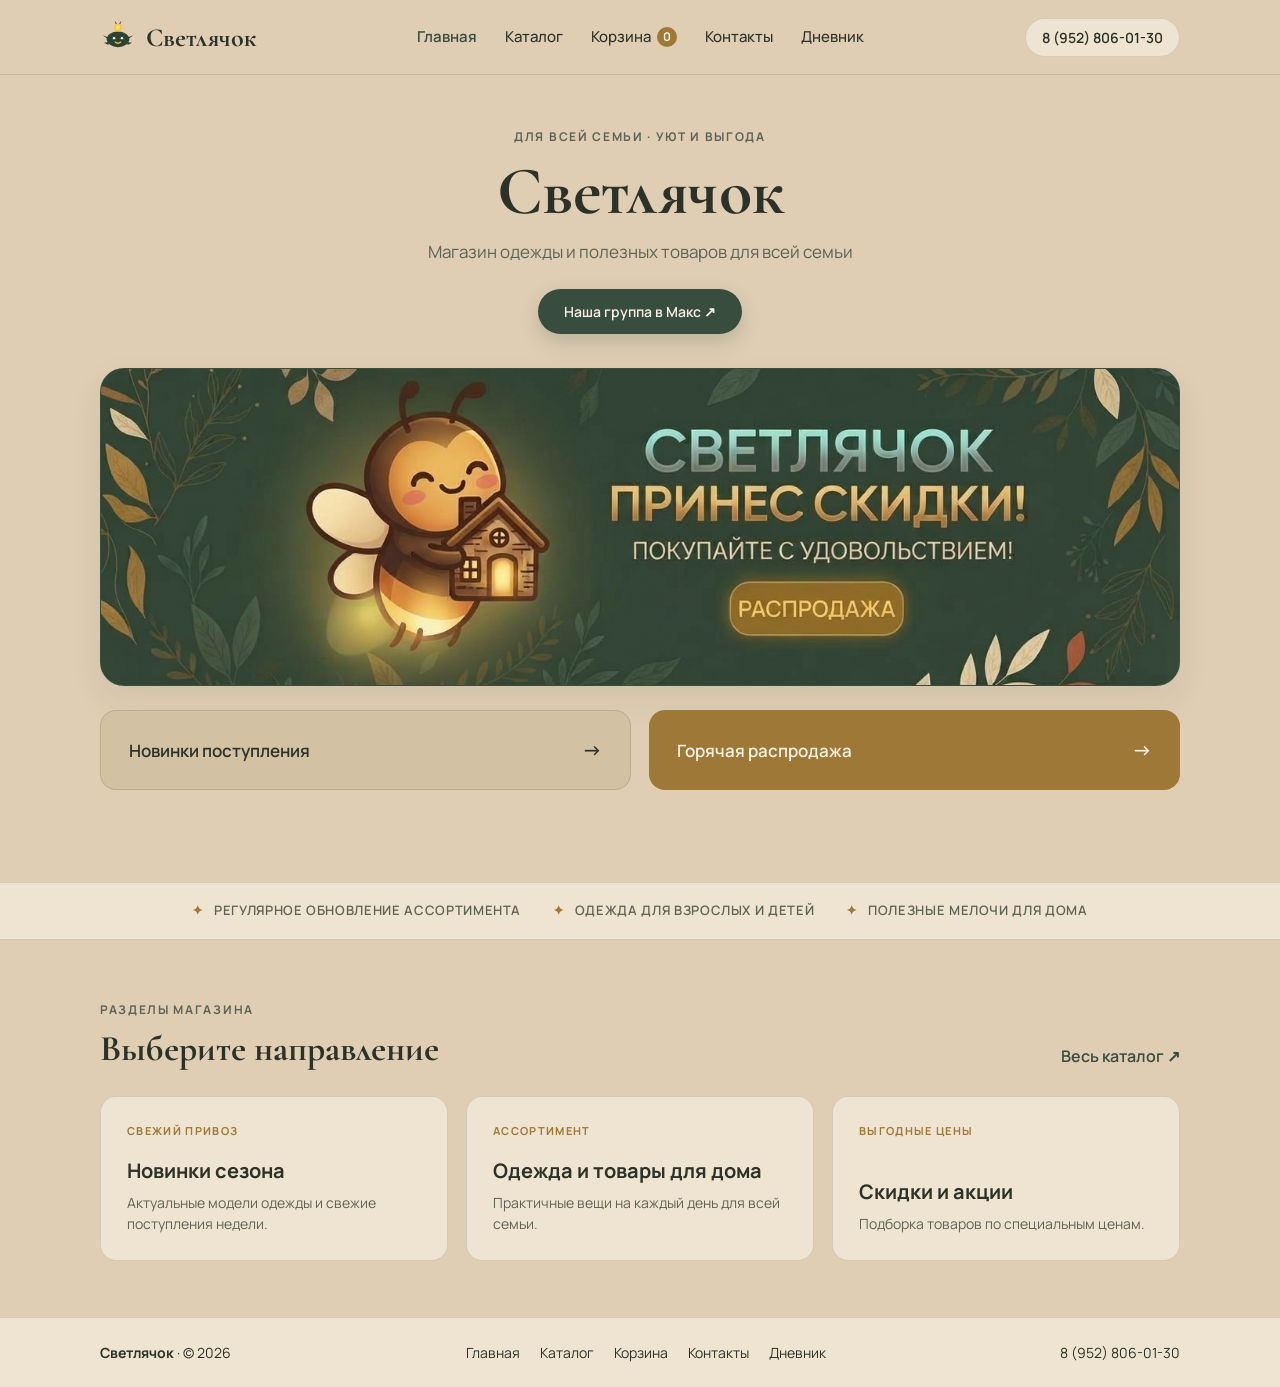
<file: index.html>
<!DOCTYPE html>
<html lang="ru">
<head>
  <meta charset="UTF-8" />
  <meta name="viewport" content="width=device-width, initial-scale=1.0" />
  <title>Светлячок — магазин одежды и полезных товаров для всей семьи</title>
  <link rel="stylesheet" href="style.css" />
</head>
<body>

  <header class="site-header">
    <div class="container header-inner">
      <a href="index.html" class="brand-logo">
        <img src="images/logo.svg" alt="Светлячок" />
        <span>Светлячок</span>
      </a>

      <nav class="main-nav">
        <a href="index.html" class="active">Главная</a>
        <a href="catalog.html">Каталог</a>
        <a href="cart.html">Корзина <span class="cart-badge" id="cart-count">0</span></a>
        <a href="contacts.html">Контакты</a>
        <a href="diary.html">Дневник</a>
      </nav>

      <a href="tel:+79528060130" class="header-phone">8 (952) 806-01-30</a>
    </div>
  </header>

  <main>
    <section class="hero">
      <div class="container">
        <span class="eyebrow">Для всей семьи · Уют и выгода</span>
        <h1 class="hero-title">Светлячок</h1>
        <p class="hero-subtitle">Магазин одежды и полезных товаров для всей семьи</p>

        <a href="https://max.ru/join/hbU644XuPRjI790T-eX1KNmPfKuoRqVbMJqG8pOZTXk" target="_blank" rel="noopener" class="btn-pill-forest">
          Наша группа в Макс ↗
        </a>

        <div class="promo-banner-wrap">
          <a href="catalog.html?type=распродажа&title=Распродажа">
            <img src="sale-banner.png" alt="Светлячок принес скидки!" />
          </a>
        </div>

        <div class="quick-links-grid">
          <a href="catalog.html?type=новинки&title=Новинки" class="quick-card quick-card--new">
            <span>Новинки поступления</span>
            <span class="arrow">→</span>
          </a>
          <a href="catalog.html?type=распродажа&title=Распродажа" class="quick-card quick-card--sale">
            <span>Горячая распродажа</span>
            <span class="arrow">→</span>
          </a>
        </div>
      </div>
    </section>

    <div class="editorial-strip">
      <span>Регулярное обновление ассортимента</span>
      <span>Одежда для взрослых и детей</span>
      <span>Полезные мелочи для дома</span>
    </div>

    <section class="section-block">
      <div class="container">
        <div class="section-head">
          <div>
            <span class="eyebrow">Разделы магазина</span>
            <h2>Выберите направление</h2>
          </div>
          <a href="catalog.html" style="font-weight: 600; color: var(--accent-forest);">Весь каталог ↗</a>
        </div>

        <div class="categories-grid">
          <a href="catalog.html?type=новинки&title=Новинки" class="cat-card">
            <small>Свежий привоз</small>
            <div>
              <h3>Новинки сезона</h3>
              <p>Актуальные модели одежды и свежие поступления недели.</p>
            </div>
          </a>

          <a href="catalog.html" class="cat-card">
            <small>Ассортимент</small>
            <div>
              <h3>Одежда и товары для дома</h3>
              <p>Практичные вещи на каждый день для всей семьи.</p>
            </div>
          </a>

          <a href="catalog.html?type=распродажа&title=Распродажа" class="cat-card">
            <small>Выгодные цены</small>
            <div>
              <h3>Скидки и акции</h3>
              <p>Подборка товаров по специальным ценам.</p>
            </div>
          </a>
        </div>
      </div>
    </section>
  </main>

  <footer class="site-footer">
    <div class="container footer-inner">
      <div>
        <strong>Светлячок</strong> · © 2026
      </div>
      <div class="footer-links">
        <a href="index.html">Главная</a>
        <a href="catalog.html">Каталог</a>
        <a href="cart.html">Корзина</a>
        <a href="contacts.html">Контакты</a>
        <a href="diary.html">Дневник</a>
      </div>
      <div>
        <a href="tel:+79528060130">8 (952) 806-01-30</a>
      </div>
    </div>
  </footer>
<nav class="mobile-bottom-nav">
    <a href="index.html" class="active"><span>Главная</span></a>
    <a href="catalog.html"><span>Каталог</span></a>
    <a href="cart.html"><span>Корзина (<b id="mob-cart-count">0</b>)</span></a>
    <a href="contacts.html"><span>Контакты</span></a>
    <a href="diary.html"><span>Дневник</span></a>
  </nav>

  <script>
    const cart = JSON.parse(localStorage.getItem("svetlyachok_cart") || "[]");
    const total = cart.reduce((sum, item) => sum + item.qty, 0);
    document.getElementById("cart-count").textContent = total;
    document.getElementById("mob-cart-count").textContent = total;
  </script>
</body>
</html>
</file>
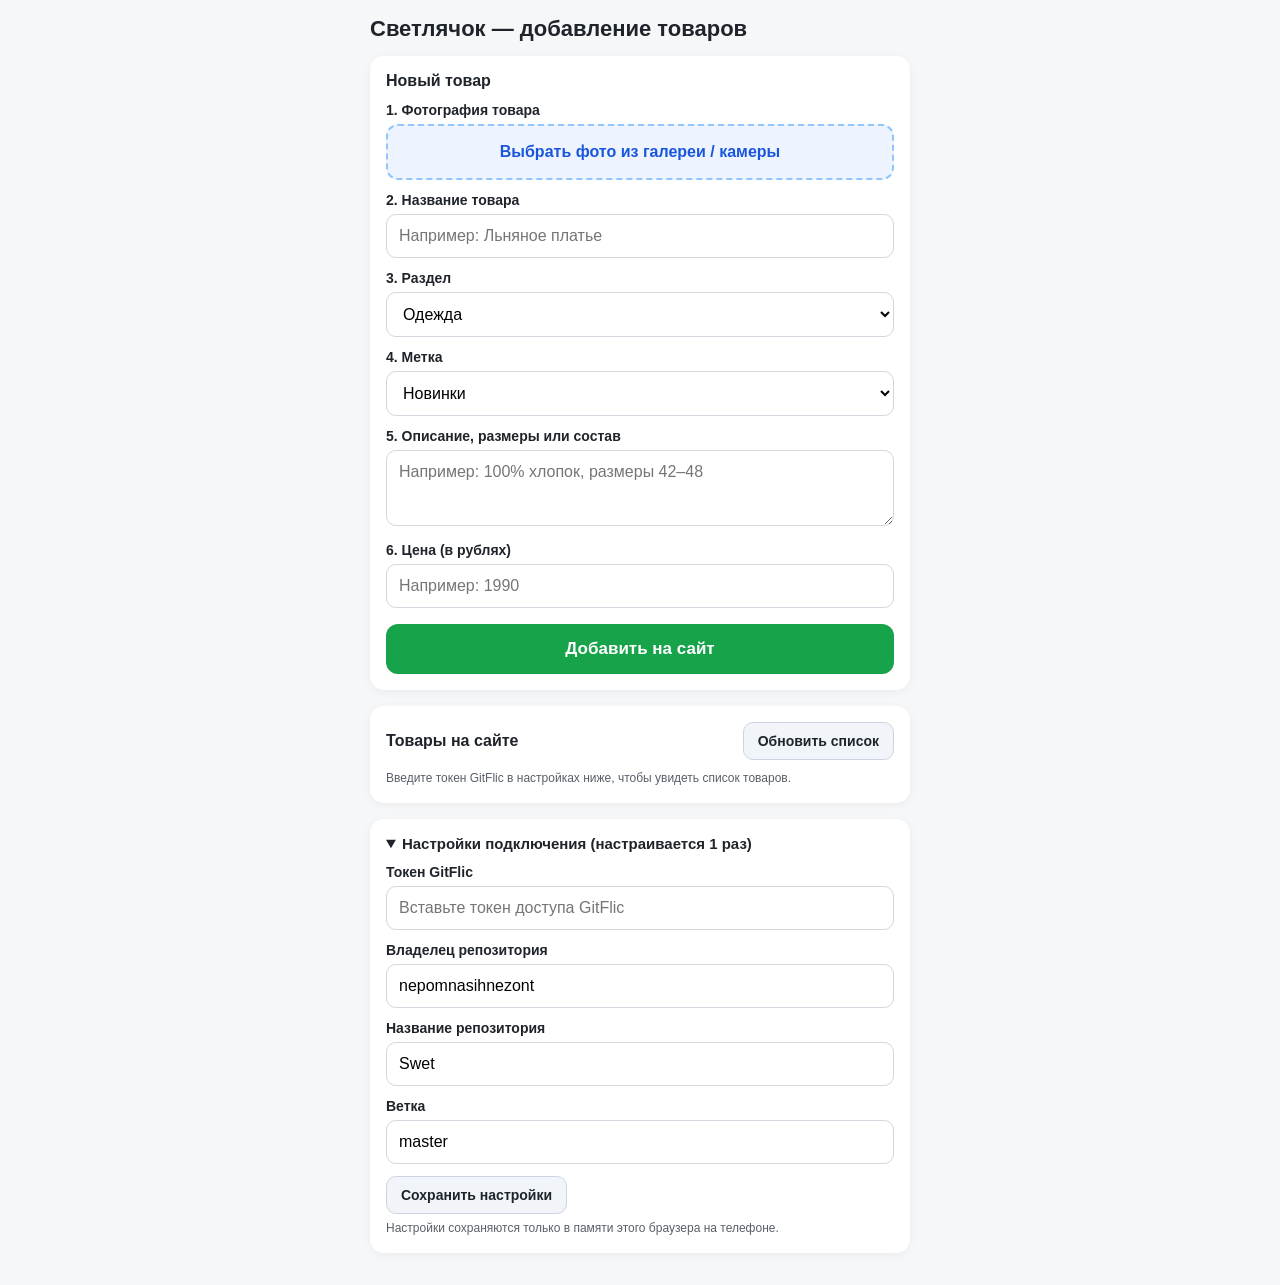
<file: admin.html>
<!DOCTYPE html>
<html lang="ru">
<head>
  <meta charset="UTF-8" />
  <meta name="viewport" content="width=device-width, initial-scale=1.0" />
  <title>Светлячок — Добавление товаров</title>
  <style>
    * { box-sizing: border-box; font-family: -apple-system, BlinkMacSystemFont, "Segoe UI", Roboto, sans-serif; }
    body { margin: 0; padding: 16px; background: #f6f7f9; color: #1f242b; }
    .wrap { max-width: 540px; margin: 0 auto; }
    h1 { font-size: 22px; margin: 0 0 14px; }
    .card {
      background: #fff;
      border-radius: 14px;
      padding: 16px;
      margin-bottom: 16px;
      box-shadow: 0 2px 10px rgba(0,0,0,0.05);
    }
    .card-title { font-size: 16px; font-weight: 700; margin-bottom: 12px; }
    label { display: block; font-size: 14px; font-weight: 600; margin: 12px 0 6px; }
    input[type="text"], input[type="number"], input[type="password"], select, textarea {
      width: 100%;
      padding: 12px;
      font-size: 16px;
      border: 1px solid #d0d7de;
      border-radius: 10px;
      background: #fff;
    }
    textarea { min-height: 76px; resize: vertical; }

    /* Надёжная кнопка выбора файла для всех браузеров */
    .file-wrap {
      position: relative;
      overflow: hidden;
      display: flex;
      align-items: center;
      justify-content: center;
      width: 100%;
      min-height: 56px;
      padding: 14px;
      font-size: 16px;
      font-weight: 700;
      background: #eef4ff;
      color: #1a56db;
      border: 2px dashed #93c5fd;
      border-radius: 12px;
      cursor: pointer;
      text-align: center;
    }
    .file-wrap input[type="file"] {
      position: absolute;
      inset: 0;
      width: 100%;
      height: 100%;
      opacity: 0;
      cursor: pointer;
      font-size: 100px;
    }

    #preview {
      display: none;
      width: 100%;
      max-height: 280px;
      object-fit: cover;
      border-radius: 12px;
      margin-top: 12px;
    }
    .btn-primary {
      width: 100%;
      margin-top: 16px;
      padding: 15px;
      font-size: 17px;
      font-weight: 700;
      color: #fff;
      background: #16a34a;
      border: none;
      border-radius: 12px;
      cursor: pointer;
    }
    .btn-primary:disabled { opacity: 0.6; cursor: not-allowed; }
    .btn-secondary {
      padding: 10px 14px;
      font-size: 14px;
      font-weight: 600;
      background: #f1f5f9;
      color: #1f242b;
      border: 1px solid #cbd5e1;
      border-radius: 10px;
      cursor: pointer;
    }
    .btn-del {
      padding: 8px 12px;
      font-size: 13px;
      font-weight: 600;
      background: #fee2e2;
      color: #b91c1c;
      border: none;
      border-radius: 8px;
      cursor: pointer;
    }
    .status {
      margin-top: 12px;
      padding: 12px;
      border-radius: 10px;
      font-size: 14px;
      line-height: 1.45;
      display: none;
      white-space: pre-line;
      word-break: break-word;
    }
    .status.ok { display: block; background: #dcfce7; color: #14532d; }
    .status.err { display: block; background: #fee2e2; color: #7f1d1d; }
    .status.info { display: block; background: #e0f2fe; color: #0c4a6e; }
    .item {
      display: flex;
      gap: 12px;
      align-items: center;
      padding: 10px 0;
      border-top: 1px solid #eef2f6;
    }
    .item:first-child { border-top: none; }
    .item img { width: 60px; height: 60px; object-fit: cover; border-radius: 8px; background: #f1f5f9; }
    .item-info { flex: 1; min-width: 0; }
    .item-title { font-weight: 700; font-size: 15px; }
    .item-sub { font-size: 13px; color: #57606a; margin-top: 2px; }
    details summary { cursor: pointer; font-weight: 700; font-size: 15px; }
    .hint { font-size: 12px; color: #57606a; margin-top: 6px; line-height: 1.4; }
  </style>
</head>
<body>
  <div class="wrap">
    <h1>Светлячок — добавление товаров</h1>

    <div class="card">
      <div class="card-title">Новый товар</div>
      <form id="productForm" novalidate>
        <label>1. Фотография товара</label>
        <div class="file-wrap">
          <span id="photoLabel">Выбрать фото из галереи / камеры</span>
          <input type="file" id="photoInput" accept="image/*" />
        </div>
        <img id="preview" alt="Предпросмотр" />

        <label for="title">2. Название товара</label>
        <input type="text" id="title" placeholder="Например: Льняное платье" />

        <label for="category">3. Раздел</label>
        <select id="category">
          <option value="одежда">Одежда</option>
          <option value="дом">Дом</option>
        </select>

        <label for="tag">4. Метка</label>
        <select id="tag">
          <option value="новинки">Новинки</option>
          <option value="распродажа">Распродажа</option>
          <option value="">Без метки</option>
        </select>

        <label for="meta">5. Описание, размеры или состав</label>
        <textarea id="meta" placeholder="Например: 100% хлопок, размеры 42–48"></textarea>

        <label for="price">6. Цена (в рублях)</label>
        <input type="number" id="price" placeholder="Например: 1990" min="1" step="1" />

        <button type="submit" class="btn-primary" id="submitBtn">Добавить на сайт</button>
        <div class="status" id="formStatus"></div>
      </form>
    </div>

    <div class="card">
      <div style="display:flex; justify-content:space-between; align-items:center; margin-bottom:10px;">
        <div class="card-title" style="margin:0;">Товары на сайте</div>
        <button type="button" class="btn-secondary" id="refreshBtn">Обновить список</button>
      </div>
      <div id="listStatus" class="status"></div>
      <div id="productsList"></div>
    </div>

    <div class="card">
      <details id="settingsBox">
        <summary>Настройки подключения (настраивается 1 раз)</summary>
        <label for="tokenInput">Токен GitFlic</label>
        <input type="password" id="tokenInput" placeholder="Вставьте токен доступа GitFlic" />

        <label for="ownerInput">Владелец репозитория</label>
        <input type="text" id="ownerInput" value="nepomnasihnezont" />

        <label for="repoInput">Название репозитория</label>
        <input type="text" id="repoInput" value="Swet" />

        <label for="branchInput">Ветка</label>
        <input type="text" id="branchInput" value="master" />

        <button type="button" class="btn-secondary" id="saveSettingsBtn" style="margin-top:12px;">Сохранить настройки</button>
        <div class="status" id="settingsStatus"></div>
        <div class="hint">Настройки сохраняются только в памяти этого браузера на телефоне.</div>
      </details>
    </div>
  </div>

  <script>
    const API_BASE = "https://api.gitflic.ru";
    const LS_KEY = "svetlyachok_gitflic_cfg_v1";

    const photoInput = document.getElementById("photoInput");
    const photoLabel = document.getElementById("photoLabel");
    const preview = document.getElementById("preview");
    const productForm = document.getElementById("productForm");
    const submitBtn = document.getElementById("submitBtn");
    const formStatus = document.getElementById("formStatus");
    const listStatus = document.getElementById("listStatus");
    const settingsStatus = document.getElementById("settingsStatus");
    const productsList = document.getElementById("productsList");
    const refreshBtn = document.getElementById("refreshBtn");

    const tokenInput = document.getElementById("tokenInput");
    const ownerInput = document.getElementById("ownerInput");
    const repoInput = document.getElementById("repoInput");
    const branchInput = document.getElementById("branchInput");
    const saveSettingsBtn = document.getElementById("saveSettingsBtn");
    const settingsBox = document.getElementById("settingsBox");

    function getCfg() {
      try {
        const saved = JSON.parse(localStorage.getItem(LS_KEY) || "{}");
        return {
          token: saved.token || "",
          owner: saved.owner || "nepomnasihnezont",
          repo: saved.repo || "Swet",
          branch: saved.branch || "master",
        };
      } catch {
        return { token: "", owner: "nepomnasihnezont", repo: "Swet", branch: "master" };
      }
    }

    function fillSettingsInputs() {
      const cfg = getCfg();
      tokenInput.value = cfg.token;
      ownerInput.value = cfg.owner;
      repoInput.value = cfg.repo;
      branchInput.value = cfg.branch;
      if (!cfg.token) settingsBox.open = true;
    }

    saveSettingsBtn.addEventListener("click", () => {
      const cfg = {
        token: tokenInput.value.trim(),
        owner: ownerInput.value.trim() || "nepomnasihnezont",
        repo: repoInput.value.trim() || "Swet",
        branch: branchInput.value.trim() || "master",
      };
      localStorage.setItem(LS_KEY, JSON.stringify(cfg));
      setStatus(settingsStatus, "ok", "Настройки сохранены в этом браузере.");
      loadProducts();
    });

    function setStatus(el, type, text) {
      el.className = "status " + type;
      el.textContent = text;
    }

    function clearStatus(el) {
      el.className = "status";
      el.textContent = "";
    }

    photoInput.addEventListener("change", () => {
      const file = photoInput.files && photoInput.files[0];
      if (!file) {
        preview.style.display = "none";
        photoLabel.textContent = "Выбрать фото из галереи / камеры";
        return;
      }
      photoLabel.textContent = "Фото выбрано: " + file.name;
      const reader = new FileReader();
      reader.onload = () => {
        preview.src = reader.result;
        preview.style.display = "block";
      };
      reader.readAsDataURL(file);
    });

    function fileToBase64(file) {
      return new Promise((resolve, reject) => {
        const reader = new FileReader();
        reader.onload = () => {
          const res = String(reader.result || "");
          const comma = res.indexOf(",");
          resolve(comma >= 0 ? res.slice(comma + 1) : res);
        };
        reader.onerror = reject;
        reader.readAsDataURL(file);
      });
    }

    function utf8ToBase64(str) {
      const bytes = new TextEncoder().encode(str);
      let bin = "";
      for (let i = 0; i < bytes.length; i++) bin += String.fromCharCode(bytes[i]);
      return btoa(bin);
    }

    function base64ToUtf8(b64) {
      const clean = (b64 || "").replace(/\s+/g, "");
      const bin = atob(clean);
      const bytes = new Uint8Array(bin.length);
      for (let i = 0; i < bin.length; i++) bytes[i] = bin.charCodeAt(i);
      return new TextDecoder().decode(bytes);
    }

    async function gfRequest(method, path, bodyObj) {
      const cfg = getCfg();
      if (!cfg.token) {
        throw new Error("Сначала укажите токен GitFlic в разделе «Настройки подключения» внизу страницы.");
      }
      const res = await fetch(API_BASE + path, {
        method,
        headers: {
          "Authorization": "token " + cfg.token,
          "Content-Type": "application/json",
        },
        body: bodyObj ? JSON.stringify(bodyObj) : undefined,
      });
      if (!res.ok) {
        const errText = await res.text().catch(() => "");
        throw new Error(`GitFlic ответил ${res.status}: ${errText || res.statusText}`);
      }
      const txt = await res.text();
      return txt ? JSON.parse(txt) : {};
    }

    async function getRepoFile(filepath) {
      const cfg = getCfg();
      const q = `?branch=${encodeURIComponent(cfg.branch)}`;
      const res = await fetch(`${API_BASE}/project/${cfg.owner}/${cfg.repo}/file/${encodeURIComponent(filepath)}${q}`, {
        headers: { "Authorization": "token " + cfg.token },
      });
      if (res.status === 404) return null;
      if (!res.ok) {
        const errText = await res.text().catch(() => "");
        throw new Error(`Ошибка чтения ${filepath} (${res.status}): ${errText}`);
      }
      return res.json();
    }

    async function putRepoFile(filepath, base64Content, message, sha) {
      const cfg = getCfg();
      const payload = {
        branch: cfg.branch,
        message,
        content: base64Content,
        encoding: "base64",
      };
      if (sha) payload.sha = sha;
      try {
        return await gfRequest("POST", `/project/${cfg.owner}/${cfg.repo}/file/${encodeURIComponent(filepath)}`, payload);
      } catch (e) {
        if (String(e.message).includes("404") || String(e.message).includes("405")) {
          return await gfRequest("PUT", `/project/${cfg.owner}/${cfg.repo}/file/${encodeURIComponent(filepath)}`, payload);
        }
        throw e;
      }
    }

    async function deleteRepoFile(filepath, message, sha) {
      const cfg = getCfg();
      const payload = { branch: cfg.branch, message };
      if (sha) payload.sha = sha;
      return await gfRequest("DELETE", `/project/${cfg.owner}/${cfg.repo}/file/${encodeURIComponent(filepath)}`, payload);
    }

    async function loadProducts() {
      clearStatus(listStatus);
      const cfg = getCfg();
      if (!cfg.token) {
        productsList.innerHTML = `<div class="hint">Введите токен GitFlic в настройках ниже, чтобы увидеть список товаров.</div>`;
        return;
      }
      try {
        setStatus(listStatus, "info", "Загружаю список товаров...");
        const fileData = await getRepoFile("products.json");
        clearStatus(listStatus);
        const items = fileData && fileData.content ? JSON.parse(base64ToUtf8(fileData.content)) : [];
        renderProducts(items);
      } catch (e) {
        setStatus(listStatus, "err", e.message);
      }
    }

    function renderProducts(items) {
      if (!Array.isArray(items) || items.length === 0) {
        productsList.innerHTML = `<div class="hint">Товаров пока нет. Добавьте первый товар формой выше.</div>`;
        return;
      }
      productsList.innerHTML = "";
      items.forEach((p) => {
        const row = document.createElement("div");
        row.className = "item";

        const img = document.createElement("img");
        if (p.image) img.src = p.image;
        img.alt = p.title || "";

        const info = document.createElement("div");
        info.className = "item-info";
        info.innerHTML = `
          <div class="item-title">${escapeHtml(p.title || "Без названия")}</div>
          <div class="item-sub">${escapeHtml(String(p.price || 0))} ₽ · ${escapeHtml(p.category || "")}</div>
        `;

        const delBtn = document.createElement("button");
        delBtn.type = "button";
        delBtn.className = "btn-del";
        delBtn.textContent = "Удалить";
        delBtn.addEventListener("click", () => handleDelete(p.id));

        row.appendChild(img);
        row.appendChild(info);
        row.appendChild(delBtn);
        productsList.appendChild(row);
      });
    }

    function escapeHtml(s) {
      return s.replace(/[&<>"']/g, (c) => ({
        "&": "&amp;", "<": "&lt;", ">": "&gt;", '"': "&quot;", "'": "&#39;"
      }[c]));
    }

    async function handleDelete(prodId) {
      try {
        setStatus(listStatus, "info", "Удаляю товар...");
        const fileData = await getRepoFile("products.json");
        const items = fileData && fileData.content ? JSON.parse(base64ToUtf8(fileData.content)) : [];
        const target = items.find((x) => Number(x.id) === Number(prodId));
        if (!target) {
          await loadProducts();
          return;
        }
        const nextItems = items.filter((x) => Number(x.id) !== Number(prodId));
        await putRepoFile(
          "products.json",
          utf8ToBase64(JSON.stringify(nextItems, null, 2)),
          `Удалён товар: ${target.title}`,
          fileData.sha
        );
        if (target.image && !String(target.image).includes("/")) {
          const imgFile = await getRepoFile(target.image).catch(() => null);
          if (imgFile) {
            await deleteRepoFile(target.image, `Удалено фото ${target.image}`, imgFile.sha).catch(() => {});
          }
        }
        setStatus(listStatus, "ok", `Товар «${target.title}» удалён.`);
        await loadProducts();
      } catch (e) {
        setStatus(listStatus, "err", e.message);
      }
    }

    productForm.addEventListener("submit", async (e) => {
      e.preventDefault();
      const file = photoInput.files && photoInput.files[0];
      const title = document.getElementById("title").value.trim();
      const category = document.getElementById("category").value;
      const tag = document.getElementById("tag").value;
      const meta = document.getElementById("meta").value.trim();
      const price = Number(document.getElementById("price").value);

      if (!file) {
        setStatus(formStatus, "err", "Сначала выберите фотографию товара.");
        return;
      }
      if (!title) {
        setStatus(formStatus, "err", "Введите название товара.");
        return;
      }
      if (!price || price <= 0) {
        setStatus(formStatus, "err", "Укажите цену товара в рублях.");
        return;
      }

      submitBtn.disabled = true;
      try {
        setStatus(formStatus, "info", "Загружаю фото на сайт...");
        const extRaw = (file.name.split(".").pop() || "jpg").toLowerCase().replace(/[^a-z0-9]/g, "");
        const ext = extRaw || "jpg";
        const filename = `product-${Date.now()}.${ext}`;
        const photoB64 = await fileToBase64(file);
        await putRepoFile(filename, photoB64, `Добавлено фото ${filename}`);

        setStatus(formStatus, "info", "Обновляю список товаров...");
        const prodFile = await getRepoFile("products.json");
        const items = prodFile && prodFile.content ? JSON.parse(base64ToUtf8(prodFile.content)) : [];
        const nextId = items.reduce((m, x) => Math.max(m, Number(x.id) || 0), 0) + 1;

        const tags = [category];
        if (tag) tags.push(tag);

        items.push({
          id: nextId,
          title,
          category,
          tags,
          meta,
          price,
          oldPrice: null,
          image: filename,
        });

        await putRepoFile(
          "products.json",
          utf8ToBase64(JSON.stringify(items, null, 2)),
          `Добавлен товар: ${title}`,
          prodFile ? prodFile.sha : undefined
        );

        productForm.reset();
        preview.style.display = "none";
        photoLabel.textContent = "Выбрать фото из галереи / камеры";
        setStatus(formStatus, "ok", `Готово! Товар «${title}» добавлен.`);
        await loadProducts();
      } catch (err) {
        setStatus(formStatus, "err", err.message);
      } finally {
        submitBtn.disabled = false;
      }
    });

    refreshBtn.addEventListener("click", loadProducts);
    fillSettingsInputs();
    loadProducts();
  </script>
</body>
</html>
</file>
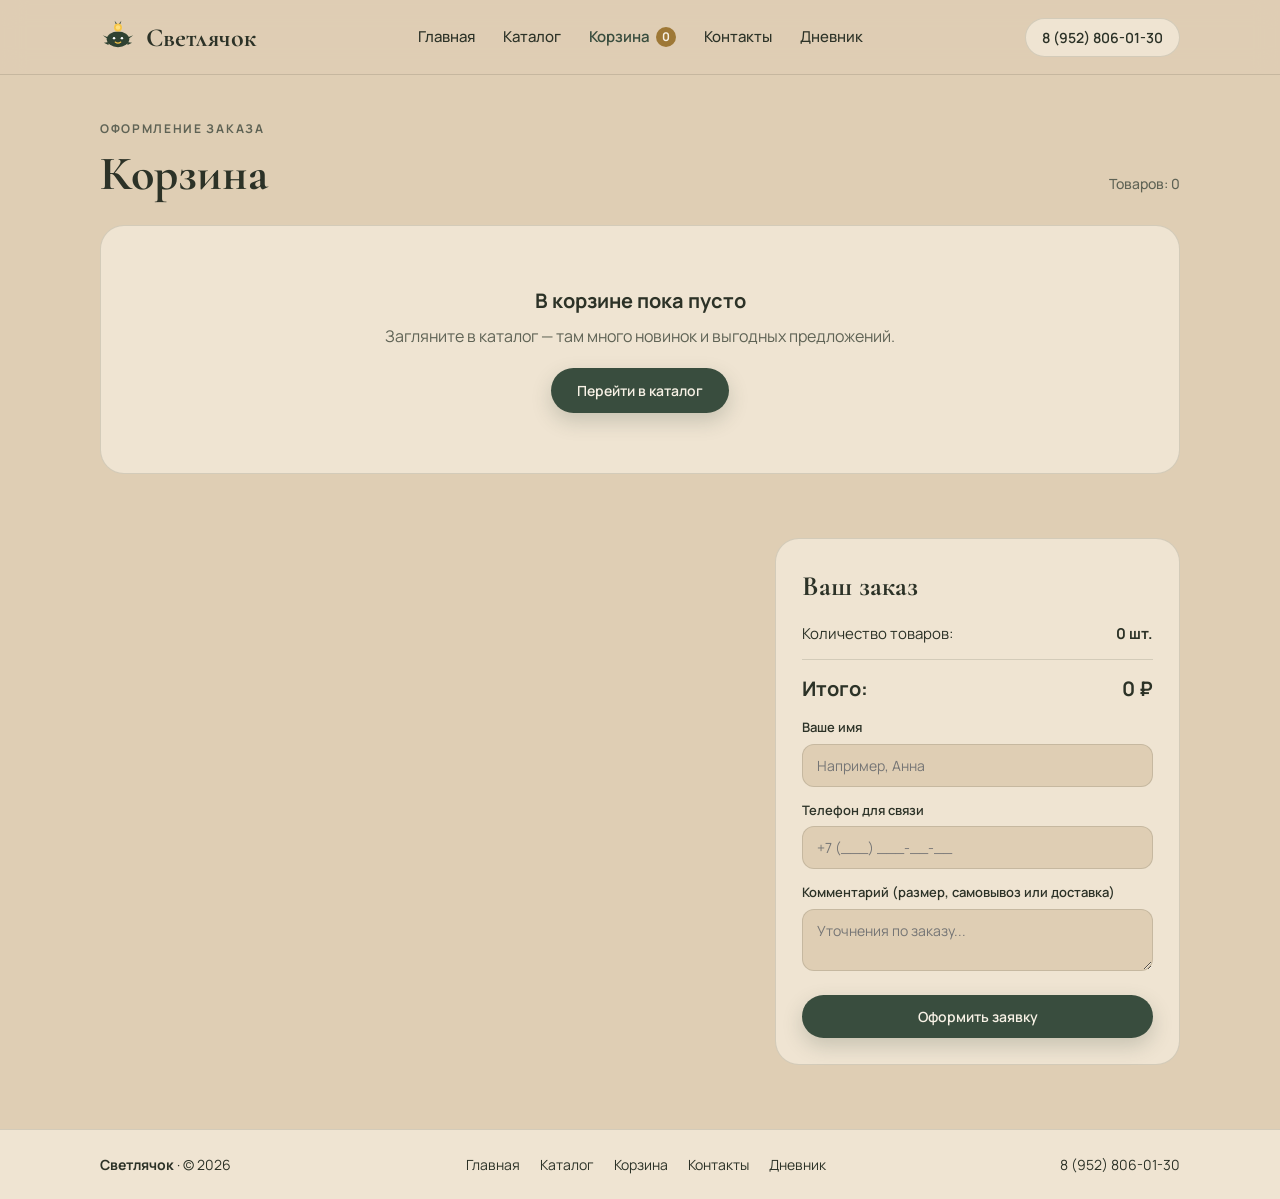
<file: cart.html>
<!DOCTYPE html>
<html lang="ru">
<head>
  <meta charset="UTF-8" />
  <meta name="viewport" content="width=device-width, initial-scale=1.0" />
  <title>Корзина — Светлячок</title>
  <link rel="stylesheet" href="style.css" />
</head>
<body>

  <header class="site-header">
    <div class="container header-inner">
      <a href="index.html" class="brand-logo">
        <img src="images/logo.svg" alt="Светлячок" />
        <span>Светлячок</span>
      </a>

      <nav class="main-nav">
        <a href="index.html">Главная</a>
        <a href="catalog.html">Каталог</a>
        <a href="cart.html" class="active">Корзина <span class="cart-badge" id="cart-count">0</span></a>
        <a href="contacts.html">Контакты</a>
        <a href="diary.html">Дневник</a>
      </nav>

      <a href="tel:+79528060130" class="header-phone">8 (952) 806-01-30</a>
    </div>
  </header>

  <main>
    <section class="catalog-header">
      <div class="container">
        <span class="eyebrow">Оформление заказа</span>
        <div class="catalog-title-row">
          <h1>Корзина</h1>
          <span class="catalog-count" id="cart-items-label">Товаров: 0</span>
        </div>
      </div>
    </section>

    <div class="container">
      <div class="empty-state" id="cart-empty" hidden>
        <p style="font-size: 20px; font-weight: 700; margin-bottom: 8px;">В корзине пока пусто</p>
        <p style="color: var(--text-muted); margin-bottom: 20px;">Загляните в каталог — там много новинок и выгодных предложений.</p>
        <a href="catalog.html" class="btn-pill-forest">Перейти в каталог</a>
      </div>

      <div class="cart-layout" id="cart-content" hidden>
        <div class="cart-items-list" id="cart-list"></div>

        <aside class="summary-card">
          <h2>Ваш заказ</h2>
          <div class="summary-row">
            <span>Количество товаров:</span>
            <strong id="summary-qty">0 шт.</strong>
          </div>
          <div class="summary-row summary-total">
            <span>Итого:</span>
            <span id="summary-price">0 ₽</span>
          </div>

          <form id="order-form">
            <div class="form-group">
              <label for="customer-name">Ваше имя</label>
              <input type="text" id="customer-name" required placeholder="Например, Анна" />
            </div>
            <div class="form-group">
              <label for="customer-phone">Телефон для связи</label>
              <input type="tel" id="customer-phone" required placeholder="+7 (___) ___-__-__" />
            </div>
            <div class="form-group">
              <label for="customer-comment">Комментарий (размер, самовывоз или доставка)</label>
              <textarea id="customer-comment" rows="2" placeholder="Уточнения по заказу..."></textarea>
            </div>
            <button type="submit" class="btn-pill-forest" style="width: 100%; justify-content: center; margin-top: 18px;">
              Оформить заявку
            </button>
          </form>
        </aside>
      </div>

      <div class="empty-state" id="order-success" hidden>
        <p style="font-size: 22px; font-weight: 700; color: var(--accent-forest); margin-bottom: 8px;">Заявка принята!</p>
        <p style="color: var(--text-muted); max-width: 460px; margin: 0 auto 20px;">
          Мы свяжемся с вами по указанному номеру в ближайшее время для подтверждения наличия и деталей получения.
        </p>
        <a href="catalog.html" class="btn-pill-forest">Вернуться в каталог</a>
      </div>
    </div>
  </main>

  <nav class="mobile-bottom-nav">
    <a href="index.html"><span>Главная</span></a>
    <a href="catalog.html"><span>Каталог</span></a>
    <a href="cart.html" class="active"><span>Корзина (<b id="mob-cart-count">0</b>)</span></a>
    <a href="contacts.html"><span>Контакты</span></a>
    <a href="diary.html"><span>Дневник</span></a>
  </nav>

  <footer class="site-footer">
    <div class="container footer-inner">
      <div><strong>Светлячок</strong> · © 2026</div>
      <div class="footer-links">
        <a href="index.html">Главная</a>
        <a href="catalog.html">Каталог</a>
        <a href="cart.html">Корзина</a>
        <a href="contacts.html">Контакты</a>
        <a href="diary.html">Дневник</a>
      </div>
      <div><a href="tel:+79528060130">8 (952) 806-01-30</a></div>
    </div>
  </footer>

  <script>
    function getCart() {
      return JSON.parse(localStorage.getItem("svetlyachok_cart") || "[]");
    }

    function saveCart(cart) {
      localStorage.setItem("svetlyachok_cart", JSON.stringify(cart));
      renderCart();
    }

    function changeQty(id, delta) {
      let cart = getCart();
      const item = cart.find(i => i.id === id);
      if (!item) return;
      item.qty += delta;
      if (item.qty <= 0) {
        cart = cart.filter(i => i.id !== id);
      }
      saveCart(cart);
    }

    function removeItem(id) {
      const cart = getCart().filter(i => i.id !== id);
      saveCart(cart);
    }

    function renderCart() {
      const cart = getCart();
      const totalQty = cart.reduce((sum, item) => sum + item.qty, 0);
      const totalPrice = cart.reduce((sum, item) => sum + item.price * item.qty, 0);

      document.getElementById("cart-count").textContent = totalQty;
      document.getElementById("mob-cart-count").textContent = totalQty;
      document.getElementById("cart-items-label").textContent = `Товаров: ${totalQty}`;

      const emptyBlock = document.getElementById("cart-empty");
      const contentBlock = document.getElementById("cart-content");
      const listEl = document.getElementById("cart-list");

      if (cart.length === 0) {
        emptyBlock.hidden = false;
        contentBlock.hidden = true;
        return;
      }

      emptyBlock.hidden = true;
      contentBlock.hidden = false;

      document.getElementById("summary-qty").textContent = `${totalQty} шт.`;
      document.getElementById("summary-price").textContent = `${totalPrice.toLocaleString("ru-RU")} ₽`;

      listEl.innerHTML = cart.map(item => `
        <div class="cart-item">
          <img src="${item.image}" alt="${item.title}" onerror="this.src='images/logo.svg'; this.style.objectFit='contain'; this.style.padding='12px';" />
          <div class="cart-item-info">
            <div class="cart-item-title">${item.title}</div>
            <div class="cart-item-meta">${item.meta}</div>
            <div class="qty-controls">
              <button class="qty-btn" onclick="changeQty(${item.id}, -1)">−</button>
              <span>${item.qty}</span>
              <button class="qty-btn" onclick="changeQty(${item.id}, 1)">+</button>
            </div>
          </div>
          <div class="cart-item-right">
            <strong>${(item.price * item.qty).toLocaleString("ru-RU")} ₽</strong>
            <button class="btn-remove" onclick="removeItem(${item.id})">Удалить</button>
          </div>
        </div>
      `).join("");
    }

    document.getElementById("order-form").addEventListener("submit", (e) => {
      e.preventDefault();
      localStorage.removeItem("svetlyachok_cart");
      renderCart();
      document.getElementById("cart-empty").hidden = true;
      document.getElementById("order-success").hidden = false;
    });

    renderCart();
  </script>
</body>
</html>
</file>
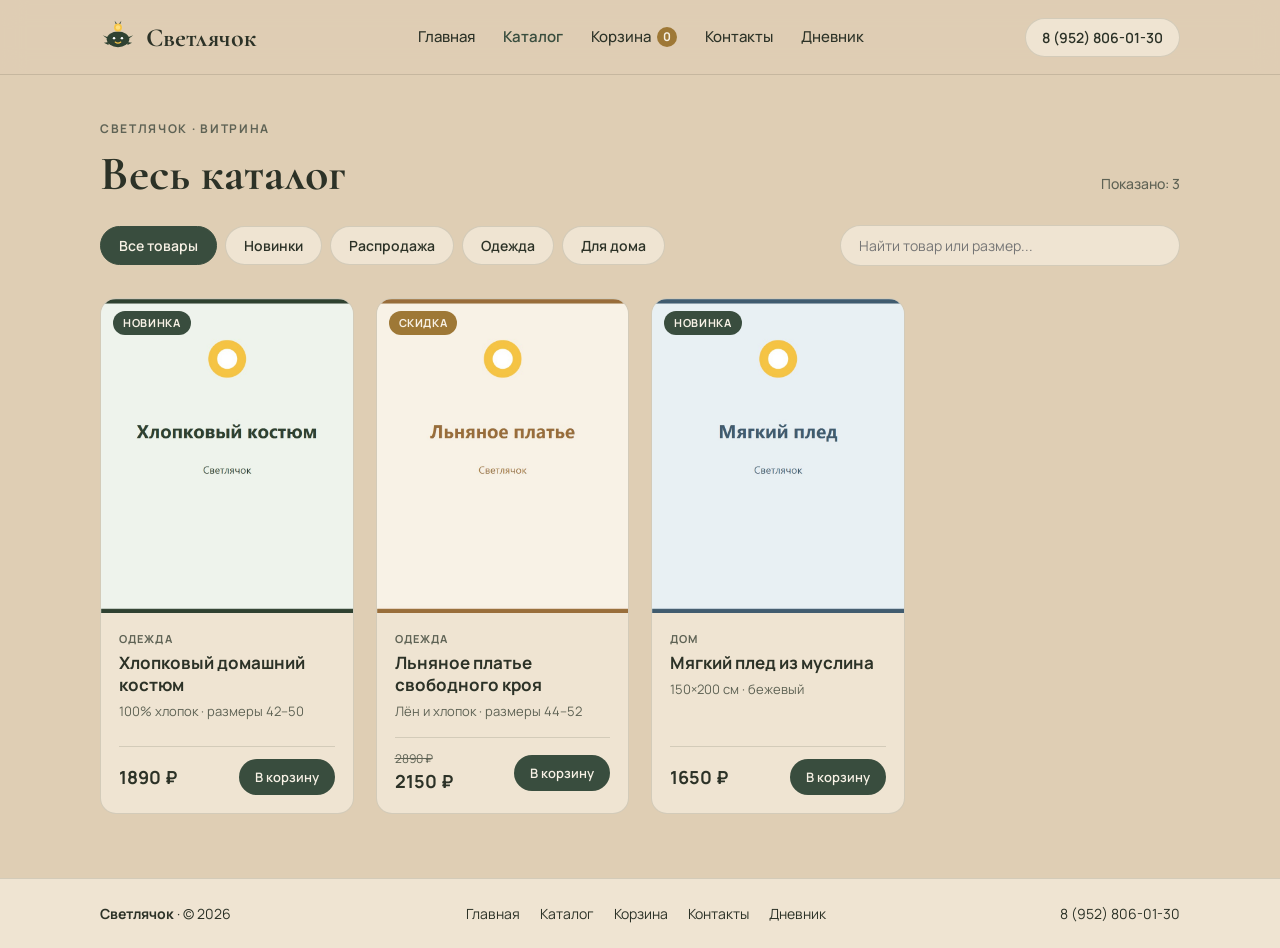
<file: catalog.html>
<!DOCTYPE html>
<html lang="ru">
<head>
  <meta charset="UTF-8" />
  <meta name="viewport" content="width=device-width, initial-scale=1.0" />
  <title>Каталог — Светлячок</title>
  <link rel="stylesheet" href="style.css" />
</head>
<body>

  <header class="site-header">
    <div class="container header-inner">
      <a href="index.html" class="brand-logo">
        <img src="images/logo.svg" alt="Светлячок" />
        <span>Светлячок</span>
      </a>

      <nav class="main-nav">
        <a href="index.html">Главная</a>
        <a href="catalog.html" class="active">Каталог</a>
        <a href="cart.html">Корзина <span class="cart-badge" id="cart-count">0</span></a>
        <a href="contacts.html">Контакты</a>
        <a href="diary.html">Дневник</a>
      </nav>

      <a href="tel:+79528060130" class="header-phone">8 (952) 806-01-30</a>
    </div>
  </header>

  <main>
    <section class="catalog-header">
      <div class="container">
        <span class="eyebrow">Светлячок · Витрина</span>
        <div class="catalog-title-row">
          <h1 id="page-heading">Весь каталог</h1>
          <span class="catalog-count" id="items-count">Показано: 0</span>
        </div>
      </div>
    </section>

    <div class="container">
      <div class="catalog-toolbar">
        <div class="filter-pills" id="filter-pills">
          <button class="filter-btn active" data-filter="all">Все товары</button>
          <button class="filter-btn" data-filter="новинки">Новинки</button>
          <button class="filter-btn filter-btn--sale" data-filter="распродажа">Распродажа</button>
          <button class="filter-btn" data-filter="одежда">Одежда</button>
          <button class="filter-btn" data-filter="дом">Для дома</button>
        </div>

        <div class="search-box">
          <input type="search" id="search-input" placeholder="Найти товар или размер..." />
        </div>
      </div>

      <div class="products-grid" id="products-grid"></div>

      <div class="empty-state" id="empty-state" hidden>
        <p style="font-size: 18px; font-weight: 600; margin-bottom: 8px;">По вашему запросу ничего не нашлось</p>
        <p style="color: var(--text-muted); margin-bottom: 18px;">Попробуйте сбросить фильтры или изменить поисковый запрос.</p>
        <button class="filter-btn active" onclick="resetFilters()">Показать все товары</button>
      </div>
    </div>
  </main>

  <nav class="mobile-bottom-nav">
    <a href="index.html"><span>Главная</span></a>
    <a href="catalog.html" class="active"><span>Каталог</span></a>
    <a href="cart.html"><span>Корзина (<b id="mob-cart-count">0</b>)</span></a>
    <a href="contacts.html"><span>Контакты</span></a>
    <a href="diary.html"><span>Дневник</span></a>
  </nav>

  <footer class="site-footer">
    <div class="container footer-inner">
      <div><strong>Светлячок</strong> · © 2026</div>
      <div class="footer-links">
        <a href="index.html">Главная</a>
        <a href="catalog.html">Каталог</a>
        <a href="cart.html">Корзина</a>
        <a href="contacts.html">Контакты</a>
        <a href="diary.html">Дневник</a>
      </div>
      <div><a href="tel:+79528060130">8 (952) 806-01-30</a></div>
    </div>
  </footer>

  <script>
    let PRODUCTS = [];
    let activeFilter = "all";
    let searchQuery = "";

    const grid = document.getElementById("products-grid");
    const emptyState = document.getElementById("empty-state");
    const itemsCount = document.getElementById("items-count");
    const heading = document.getElementById("page-heading");

    const params = new URLSearchParams(window.location.search);
    const urlType = params.get("type");
    const urlTitle = params.get("title");

    if (urlType) {
      activeFilter = urlType.toLowerCase();
      document.querySelectorAll(".filter-btn").forEach(btn => {
        btn.classList.toggle("active", btn.dataset.filter === activeFilter);
      });
    }
    if (urlTitle) {
      heading.textContent = urlTitle;
    }

    function updateCartBadges() {
      const cart = JSON.parse(localStorage.getItem("svetlyachok_cart") || "[]");
      const total = cart.reduce((sum, item) => sum + item.qty, 0);
      document.getElementById("cart-count").textContent = total;
      document.getElementById("mob-cart-count").textContent = total;
    }

    function addToCart(id, btn) {
      const product = PRODUCTS.find(p => p.id === id);
      if (!product) return;

      const cart = JSON.parse(localStorage.getItem("svetlyachok_cart") || "[]");
      const existing = cart.find(item => item.id === id);
      if (existing) {
        existing.qty += 1;
      } else {
        cart.push({ ...product, qty: 1 });
      }
      localStorage.setItem("svetlyachok_cart", JSON.stringify(cart));
      updateCartBadges();

      btn.textContent = "Добавлено ✓";
      btn.classList.add("added");
      setTimeout(() => {
        btn.textContent = "В корзину";
        btn.classList.remove("added");
      }, 1200);
    }

    function renderProducts() {
      const filtered = PRODUCTS.filter(item => {
        const matchesFilter = activeFilter === "all" || (item.tags && item.tags.includes(activeFilter));
        const q = searchQuery.trim().toLowerCase();
        const matchesSearch = !q ||
          item.title.toLowerCase().includes(q) ||
          (item.meta && item.meta.toLowerCase().includes(q));
        return matchesFilter && matchesSearch;
      });

      itemsCount.textContent = `Показано: ${filtered.length}`;

      if (!filtered.length) {
        grid.innerHTML = "";
        emptyState.hidden = false;
        return;
      }

      emptyState.hidden = true;
      grid.innerHTML = filtered.map(item => `
        <article class="product-card">
          <div class="product-media">
            <div class="product-badges">
              ${item.tags && item.tags.includes("новинки") ? '<span class="badge badge--new">Новинка</span>' : ''}
              ${item.tags && item.tags.includes("распродажа") ? '<span class="badge badge--sale">Скидка</span>' : ''}
            </div>
            <img src="${item.image}" alt="${item.title}" onerror="this.src='images/logo.svg'; this.style.objectFit='contain'; this.style.padding='40px';" />
          </div>
          <div class="product-body">
            <span class="product-cat">${item.category}</span>
            <h3 class="product-title">${item.title}</h3>
            <p class="product-meta">${item.meta || ""}</p>
            <div class="product-bottom">
              <div class="price-wrap">
                ${item.oldPrice ? `<span class="price-old">${item.oldPrice} ₽</span>` : ''}
                <span class="price-current">${item.price} ₽</span>
              </div>
              <button class="btn-add-cart" onclick="addToCart(${item.id}, this)">В корзину</button>
            </div>
          </div>
        </article>
      `).join("");
    }

    async function loadProducts() {
      try {
        const res = await fetch("products.json?v=" + Date.now());
        if (!res.ok) throw new Error("Не удалось загрузить products.json");
        PRODUCTS = await res.json();
        renderProducts();
      } catch (err) {
        itemsCount.textContent = "Показано: 0";
        emptyState.hidden = false;
        emptyState.querySelector("p").textContent = "Не удалось загрузить список товаров (products.json)";
      }
    }

    document.getElementById("filter-pills").addEventListener("click", (e) => {
      const btn = e.target.closest(".filter-btn");
      if (!btn) return;
      document.querySelectorAll(".filter-btn").forEach(b => b.classList.remove("active"));
      btn.classList.add("active");
      activeFilter = btn.dataset.filter;
      heading.textContent = activeFilter === "all" ? "Весь каталог" : btn.textContent;
      renderProducts();
    });

    document.getElementById("search-input").addEventListener("input", (e) => {
      searchQuery = e.target.value;
      renderProducts();
    });

    function resetFilters() {
      activeFilter = "all";
      searchQuery = "";
      document.getElementById("search-input").value = "";
      document.querySelectorAll(".filter-btn").forEach(b => b.classList.toggle("active", b.dataset.filter === "all"));
      heading.textContent = "Весь каталог";
      renderProducts();
    }

    updateCartBadges();
    loadProducts();
  </script>
</body>
</html>
</file>
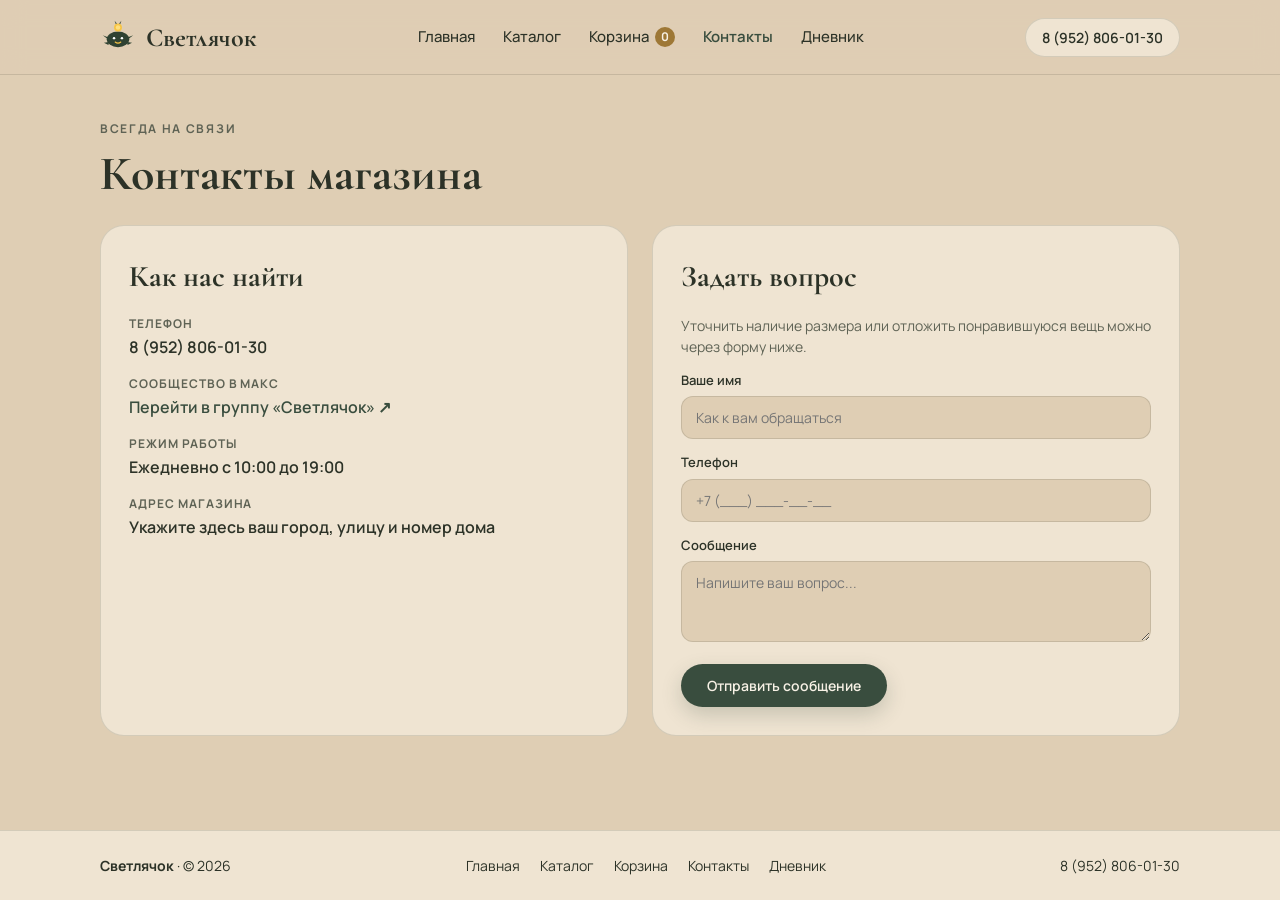
<file: contacts.html>
<!DOCTYPE html>
<html lang="ru">
<head>
  <meta charset="UTF-8" />
  <meta name="viewport" content="width=device-width, initial-scale=1.0" />
  <title>Контакты — Светлячок</title>
  <link rel="stylesheet" href="style.css" />
</head>
<body>

  <header class="site-header">
    <div class="container header-inner">
      <a href="index.html" class="brand-logo">
        <img src="images/logo.svg" alt="Светлячок" />
        <span>Светлячок</span>
      </a>

      <nav class="main-nav">
        <a href="index.html">Главная</a>
        <a href="catalog.html">Каталог</a>
        <a href="cart.html">Корзина <span class="cart-badge" id="cart-count">0</span></a>
        <a href="contacts.html" class="active">Контакты</a>
        <a href="diary.html">Дневник</a>
      </nav>

      <a href="tel:+79528060130" class="header-phone">8 (952) 806-01-30</a>
    </div>
  </header>

  <main>
    <section class="catalog-header">
      <div class="container">
        <span class="eyebrow">Всегда на связи</span>
        <div class="catalog-title-row">
          <h1>Контакты магазина</h1>
        </div>
      </div>
    </section>

    <div class="container">
      <div class="contacts-grid">
        <div class="contact-card">
          <h2>Как нас найти</h2>
          <ul class="contact-list">
            <li>
              <strong>Телефон</strong>
              <a href="tel:+79528060130">8 (952) 806-01-30</a>
            </li>
            <li>
              <strong>Сообщество в Макс</strong>
              <a href="https://max.ru/join/hbU644XuPRjI790T-eX1KNmPfKuoRqVbMJqG8pOZTXk" target="_blank" rel="noopener" style="color: var(--accent-forest);">
                Перейти в группу «Светлячок» ↗
              </a>
            </li>
            <li>
              <strong>Режим работы</strong>
              <span>Ежедневно с 10:00 до 19:00</span>
            </li>
            <li>
              <strong>Адрес магазина</strong>
              <span>Укажите здесь ваш город, улицу и номер дома</span>
            </li>
          </ul>
        </div>

        <div class="contact-card">
          <h2>Задать вопрос</h2>
          <p style="font-size: 14px; color: var(--text-muted); margin-bottom: 12px;">
            Уточнить наличие размера или отложить понравившуюся вещь можно через форму ниже.
          </p>
          <form id="contact-form">
            <div class="form-group">
              <label for="c-name">Ваше имя</label>
              <input type="text" id="c-name" required placeholder="Как к вам обращаться" />
            </div>
            <div class="form-group">
              <label for="c-phone">Телефон</label>
              <input type="tel" id="c-phone" required placeholder="+7 (___) ___-__-__" />
            </div>
            <div class="form-group">
              <label for="c-msg">Сообщение</label>
              <textarea id="c-msg" rows="3" required placeholder="Напишите ваш вопрос..."></textarea>
            </div>
            <button type="submit" class="btn-pill-forest" style="margin-top: 16px;">Отправить сообщение</button>
            <p id="c-status" style="margin-top: 12px; font-size: 14px; font-weight: 600; color: var(--accent-forest);" hidden>
              Спасибо! Сообщение отправлено, скоро ответим.
            </p>
          </form>
        </div>
      </div>
    </div>
  </main>

  <nav class="mobile-bottom-nav">
    <a href="index.html"><span>Главная</span></a>
    <a href="catalog.html"><span>Каталог</span></a>
    <a href="cart.html"><span>Корзина (<b id="mob-cart-count">0</b>)</span></a>
    <a href="contacts.html" class="active"><span>Контакты</span></a>
    <a href="diary.html"><span>Дневник</span></a>
  </nav>

  <footer class="site-footer">
    <div class="container footer-inner">
      <div><strong>Светлячок</strong> · © 2026</div>
      <div class="footer-links">
        <a href="index.html">Главная</a>
        <a href="catalog.html">Каталог</a>
        <a href="cart.html">Корзина</a>
        <a href="contacts.html">Контакты</a>
        <a href="diary.html">Дневник</a>
      </div>
      <div><a href="tel:+79528060130">8 (952) 806-01-30</a></div>
    </div>
  </footer>

  <script>
    const cart = JSON.parse(localStorage.getItem("svetlyachok_cart") || "[]");
    const total = cart.reduce((sum, item) => sum + item.qty, 0);
    document.getElementById("cart-count").textContent = total;
    document.getElementById("mob-cart-count").textContent = total;

    document.getElementById("contact-form").addEventListener("submit", (e) => {
      e.preventDefault();
      e.target.reset();
      document.getElementById("c-status").hidden = false;
    });
  </script>
</body>
</html>
</file>
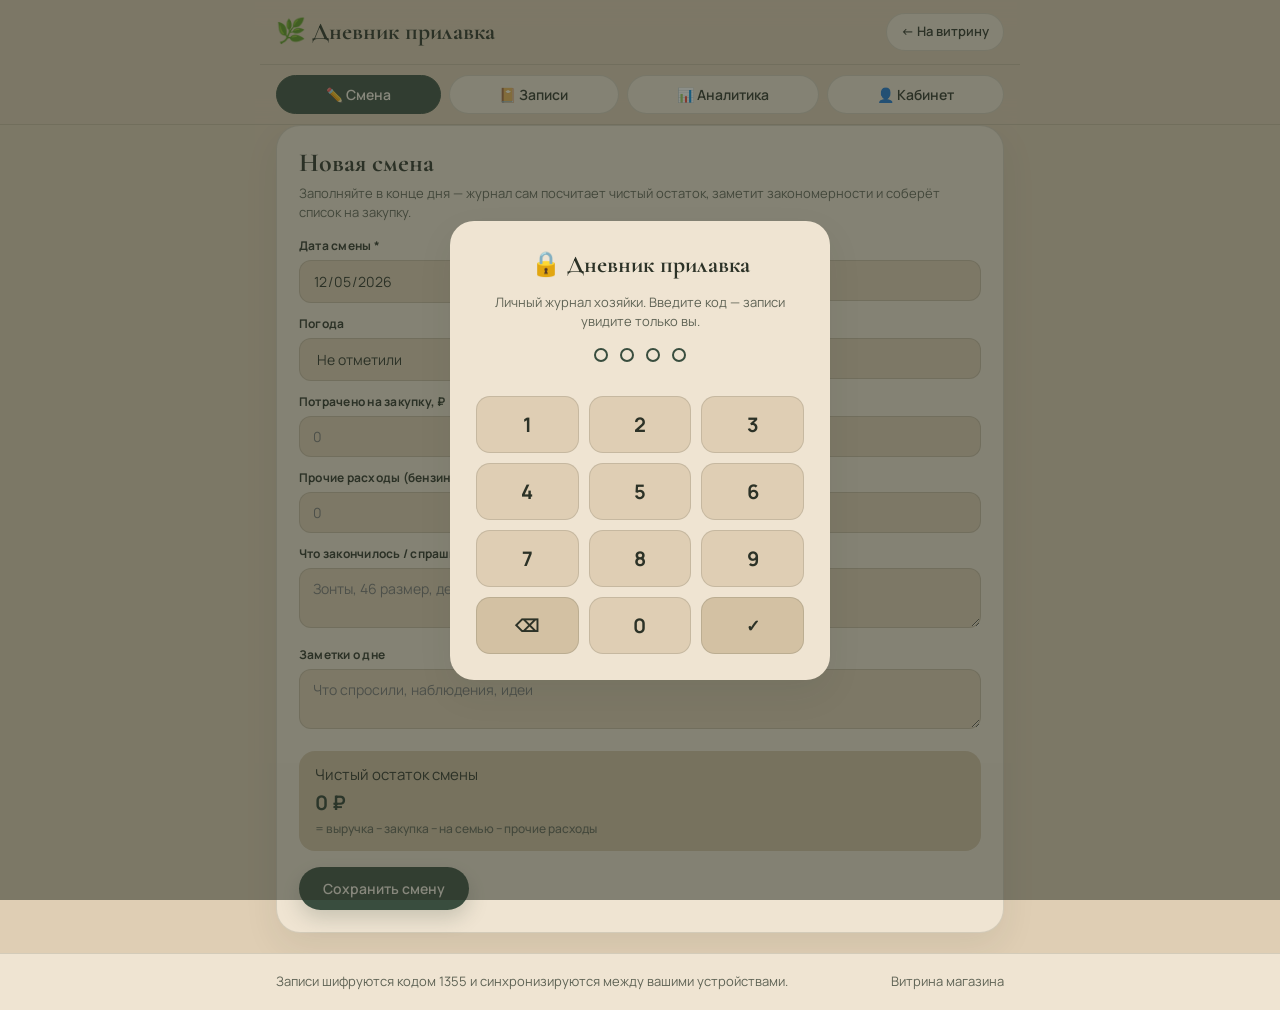
<file: diary.html>
<!DOCTYPE html>
<html lang="ru">
<head>
<meta charset="utf-8">
<meta name="viewport" content="width=device-width, initial-scale=1">
<title>Умный дневник прилавка</title>
<link rel="preconnect" href="https://fonts.googleapis.com">
<link rel="preconnect" href="https://fonts.gstatic.com" crossorigin>
<link href="https://fonts.googleapis.com/css2?family=Cormorant+Garamond:wght@600;700&family=Manrope:wght@400;500;600;700&display=swap" rel="stylesheet">
<style>
:root{
  --bg-main:#DFCEB4;
  --bg-surface:#EFE4D2;
  --bg-card-soft:#D3C1A3;
  --accent-forest:#394D3E;
  --accent-forest-dark:#2B3B2F;
  --accent-ochre:#9E7836;
  --accent-ochre-hover:#856329;
  --text-primary:#2C3227;
  --text-muted:#5F6355;
  --text-on-dark:#F7F1E5;
  --danger:#9B2C2C;
  --border-subtle:rgba(44,50,39,.14);
  --shadow-soft:0 14px 34px rgba(44,50,39,.08);
  --radius-lg:24px;
  --radius-md:16px;
  --radius-pill:999px;
}
*{box-sizing:border-box;margin:0;padding:0}
body{font-family:'Manrope',sans-serif;background:var(--bg-main);color:var(--text-primary);line-height:1.5;min-height:100vh;display:flex;flex-direction:column;-webkit-font-smoothing:antialiased}
a{color:inherit;text-decoration:none}
button,input,select,textarea{font-family:inherit}
.container{width:100%;max-width:760px;margin:0 auto;padding:0 16px}
.hidden{display:none!important}
.site-header{position:sticky;top:0;z-index:50;background:rgba(223,206,180,.94);backdrop-filter:blur(12px);border-bottom:1px solid var(--border-subtle)}
.header-inner{display:flex;align-items:center;justify-content:space-between;height:64px;gap:12px}
.brand-logo{font-family:'Cormorant Garamond',serif;font-size:24px;font-weight:700;white-space:nowrap}
.header-phone{font-size:13px;font-weight:600;padding:8px 14px;border-radius:var(--radius-pill);border:1px solid var(--border-subtle);background:var(--bg-surface);white-space:nowrap}
.header-phone:hover{background:var(--accent-forest);color:var(--text-on-dark);border-color:var(--accent-forest)}
.tabs-wrap{border-top:1px solid var(--border-subtle)}
.tabs{display:flex;gap:8px;padding:10px 0;overflow-x:auto;-webkit-overflow-scrolling:touch}
.tab-btn{flex:1 0 auto;padding:9px 16px;border-radius:var(--radius-pill);border:1px solid var(--border-subtle);background:var(--bg-surface);color:var(--text-primary);font-size:14px;font-weight:600;cursor:pointer;white-space:nowrap;transition:all .2s ease}
.tab-btn:hover{border-color:var(--accent-forest)}
.tab-btn.active{background:var(--accent-forest);color:var(--text-on-dark);border-color:var(--accent-forest)}
main{flex:1;padding:24px 0 48px}
.tab{display:none}
.tab.active{display:block}
.card{background:var(--bg-surface);border:1px solid var(--border-subtle);border-radius:var(--radius-lg);padding:22px;margin-bottom:20px;box-shadow:var(--shadow-soft)}
.card h2{font-family:'Cormorant Garamond',serif;font-size:26px;line-height:1.15;margin-bottom:6px}
.hint{font-size:13px;color:var(--text-muted);margin-bottom:14px}
.hint-sm{display:block;font-size:12px;color:var(--text-muted);font-weight:500}
.grid2{display:grid;grid-template-columns:1fr 1fr;gap:12px 14px}
.fg label{display:block;font-size:12px;font-weight:700;letter-spacing:.02em;margin-bottom:5px;color:var(--text-primary)}
.fg input,.fg select,.fg textarea{width:100%;padding:10px 13px;border-radius:12px;border:1px solid var(--border-subtle);background:var(--bg-main);color:var(--text-primary);font-size:14px;outline:none;transition:border-color .2s ease}
.fg input:focus,.fg select:focus,.fg textarea:focus{border-color:var(--accent-forest)}
.fg textarea{resize:vertical}
.fg.full{grid-column:1/-1}
.net-preview{margin:16px 0;padding:13px 16px;border-radius:var(--radius-md);background:var(--bg-card-soft);font-size:15px;display:flex;flex-direction:column;gap:2px}
.net-preview strong{font-size:20px;color:var(--accent-forest-dark)}
.form-actions{display:flex;gap:10px;flex-wrap:wrap}
.btn-forest{display:inline-flex;align-items:center;gap:8px;background:var(--accent-forest);color:var(--text-on-dark);font-size:14px;font-weight:600;padding:12px 24px;border-radius:var(--radius-pill);border:none;cursor:pointer;box-shadow:0 8px 20px rgba(57,77,62,.22)}
.btn-forest:hover{background:var(--accent-forest-dark)}
.btn-ghost{display:inline-flex;align-items:center;background:none;border:1px solid var(--border-subtle);color:var(--text-primary);font-size:14px;font-weight:600;padding:12px 22px;border-radius:var(--radius-pill);cursor:pointer}
.btn-ghost:hover{border-color:var(--accent-forest);color:var(--accent-forest)}
.btn-ochre{background:var(--accent-ochre);color:var(--text-on-dark);border:none;font-size:14px;font-weight:600;padding:11px 20px;border-radius:var(--radius-pill);cursor:pointer}
.btn-ochre:hover{background:var(--accent-ochre-hover)}
.btn-danger{background:none;border:1px solid var(--danger);color:var(--danger);font-size:14px;font-weight:600;padding:11px 20px;border-radius:var(--radius-pill);cursor:pointer}
.btn-danger:hover{background:var(--danger);color:var(--text-on-dark)}
.entry-card{background:var(--bg-surface);border:1px solid var(--border-subtle);border-radius:var(--radius-md);padding:16px;margin-bottom:14px}
.entry-top{display:flex;justify-content:space-between;align-items:baseline;gap:10px;flex-wrap:wrap;margin-bottom:8px}
.entry-date{font-family:'Cormorant Garamond',serif;font-size:20px;font-weight:700}
.entry-place{font-size:13px;font-weight:700;color:var(--accent-ochre);text-transform:uppercase;letter-spacing:.05em}
.entry-weather{font-size:13px;color:var(--text-muted)}
.entry-nums{display:grid;grid-template-columns:repeat(2,1fr);gap:6px 14px;font-size:14px;margin-bottom:10px}
.entry-nums .row{display:flex;justify-content:space-between;gap:8px;border-bottom:1px dashed var(--border-subtle);padding-bottom:3px}
.entry-nums .row strong.net{color:var(--accent-forest-dark)}
.entry-texts{font-size:13px;color:var(--text-muted);display:flex;flex-direction:column;gap:4px;margin-bottom:10px}
.entry-actions{display:flex;gap:8px}
.mini-btn{background:none;border:1px solid var(--border-subtle);border-radius:var(--radius-pill);padding:6px 14px;font-size:12px;font-weight:600;cursor:pointer;color:var(--text-primary)}
.mini-btn:hover{border-color:var(--accent-forest);color:var(--accent-forest)}
.mini-btn.del:hover{border-color:var(--danger);color:var(--danger)}
.kpi-grid{display:grid;grid-template-columns:repeat(2,1fr);gap:12px;margin-bottom:20px}
.kpi{background:var(--bg-card-soft);border-radius:var(--radius-md);padding:14px 16px;display:flex;flex-direction:column;gap:2px}
.kpi-label{font-size:11px;font-weight:700;text-transform:uppercase;letter-spacing:.08em;color:var(--text-muted)}
.kpi-value{font-size:19px;font-weight:700;color:var(--accent-forest-dark)}
.table-scroll{overflow-x:auto}
table{width:100%;border-collapse:collapse;font-size:13px;margin-top:8px}
th,td{text-align:left;padding:8px 10px;border-bottom:1px solid var(--border-subtle);white-space:nowrap}
th{font-size:11px;text-transform:uppercase;letter-spacing:.06em;color:var(--text-muted)}
td.num,th.num{text-align:right}
tr.best td{font-weight:700;color:var(--accent-forest-dark)}
.chips{display:flex;flex-wrap:wrap;gap:8px;margin-bottom:12px}
.chip{display:inline-flex;align-items:center;gap:8px;background:var(--bg-card-soft);border-radius:var(--radius-pill);padding:7px 14px;font-size:13px;font-weight:600}
.chip button{border:none;background:none;cursor:pointer;font-size:13px;color:var(--text-muted);padding:0}
.chip button:hover{color:var(--danger)}
.chip .cnt{color:var(--accent-ochre)}
.row-inline{display:flex;gap:10px;flex-wrap:wrap}
.row-inline input[type=text],.row-inline input[type=number]{flex:1 1 180px;padding:10px 13px;border-radius:12px;border:1px solid var(--border-subtle);background:var(--bg-main);font-size:14px;outline:none}
.counter-grid{display:grid;grid-template-columns:1fr 1fr;gap:10px}
.counter-item{background:var(--bg-card-soft);border-radius:var(--radius-md);padding:12px 14px}
.counter-item .lbl{font-size:11px;font-weight:700;text-transform:uppercase;letter-spacing:.07em;color:var(--text-muted)}
.counter-item .val{font-size:16px;font-weight:700;color:var(--accent-forest-dark);word-break:break-word}
.overlay{position:fixed;inset:0;background:rgba(44,50,39,.55);display:none;align-items:center;justify-content:center;z-index:100;padding:20px}
.overlay.open{display:flex}
.overlay-card{background:var(--bg-surface);border-radius:var(--radius-lg);padding:26px;width:100%;max-width:380px;box-shadow:var(--shadow-soft)}
.overlay-card h2{font-family:'Cormorant Garamond',serif;font-size:24px;margin-bottom:10px}
.overlay-card input{width:100%;padding:11px 14px;border-radius:12px;border:1px solid var(--border-subtle);background:var(--bg-main);font-size:15px;outline:none;margin-bottom:12px}
.overlay-card .err{color:var(--danger);font-size:13px;min-height:18px;margin-bottom:8px}
.empty-state{text-align:center;padding:44px 20px;background:var(--bg-surface);border:1px dashed var(--border-subtle);border-radius:var(--radius-lg);color:var(--text-muted);font-size:14px}
#toast{position:fixed;bottom:18px;left:50%;transform:translateX(-50%) translateY(20px);background:var(--accent-forest-dark);color:var(--text-on-dark);padding:11px 22px;border-radius:var(--radius-pill);font-size:13px;font-weight:600;opacity:0;pointer-events:none;transition:all .25s ease;z-index:120;max-width:90vw;text-align:center}
#toast.show{opacity:1;transform:translateX(-50%) translateY(0)}
.overlay-card .err{text-align:center}
.pin-dots{display:flex;gap:12px;justify-content:center;margin:16px 0 4px}
.pin-dots .dot{width:14px;height:14px;border-radius:50%;border:2px solid var(--accent-forest);background:transparent;transition:background .15s ease}
.pin-dots .dot.on{background:var(--accent-forest)}
.pin-dots.shake{animation:gateShake .45s ease}
@keyframes gateShake{0%,100%{transform:translateX(0)}20%{transform:translateX(-8px)}40%{transform:translateX(8px)}60%{transform:translateX(-5px)}80%{transform:translateX(5px)}}
.pin-pad{display:grid;grid-template-columns:repeat(3,1fr);gap:10px;margin-top:12px}
.pin-key{padding:14px 0;border-radius:14px;border:1px solid var(--border-subtle);background:var(--bg-main);font-size:20px;font-weight:700;color:var(--text-primary);cursor:pointer;transition:all .15s ease}
.pin-key:hover{border-color:var(--accent-forest)}
.pin-key:active{background:var(--accent-forest);color:var(--text-on-dark)}
.pin-key.act{background:var(--bg-card-soft);font-size:17px}
.pin-key:disabled{opacity:.45;cursor:default}
.cloud-status{font-size:12px;color:var(--text-muted);margin-top:10px}
.site-footer{background:var(--bg-surface);border-top:1px solid var(--border-subtle);padding:18px 0;font-size:13px;color:var(--text-muted)}
.footer-inner{display:flex;justify-content:space-between;gap:12px;flex-wrap:wrap}
@media (max-width:560px){
  .grid2{grid-template-columns:1fr}
  .kpi-grid{grid-template-columns:1fr 1fr}
  .entry-nums{grid-template-columns:1fr}
  .counter-grid{grid-template-columns:1fr}
  .brand-logo{font-size:20px}
}
</style>
</head>
<body>

<div class="overlay" id="lockOverlay">
  <div class="overlay-card">
    <h2 style="text-align:center">🔒 Дневник прилавка</h2>
    <p class="hint" style="text-align:center">Личный журнал хозяйки. Введите код — записи увидите только вы.</p>
    <div class="pin-dots" id="pinDots"><span class="dot"></span><span class="dot"></span><span class="dot"></span><span class="dot"></span></div>
    <div class="err" id="lockErr"></div>
    <div class="pin-pad" id="pinPad">
      <button class="pin-key" type="button" data-k="1">1</button>
      <button class="pin-key" type="button" data-k="2">2</button>
      <button class="pin-key" type="button" data-k="3">3</button>
      <button class="pin-key" type="button" data-k="4">4</button>
      <button class="pin-key" type="button" data-k="5">5</button>
      <button class="pin-key" type="button" data-k="6">6</button>
      <button class="pin-key" type="button" data-k="7">7</button>
      <button class="pin-key" type="button" data-k="8">8</button>
      <button class="pin-key" type="button" data-k="9">9</button>
      <button class="pin-key act" type="button" data-k="C">⌫</button>
      <button class="pin-key" type="button" data-k="0">0</button>
      <button class="pin-key act" type="button" data-k="OK">✓</button>
    </div>
  </div>
</div>

<div class="overlay" id="welcomeOverlay">
  <div class="overlay-card">
    <h2 style="text-align:center">👋 Знакомимся?</h2>
    <p class="hint" style="text-align:center">Как подписывать отчёты для диплома? Можно пропустить — имя вводится потом в Кабинете.</p>
    <input type="text" id="wName" maxlength="60" placeholder="Ваше имя">
    <div class="err" id="wErr"></div>
    <button class="btn-forest" id="wStart" style="width:100%;justify-content:center">Начать вести дневник</button>
  </div>
</div>

<header class="site-header">
  <div class="container header-inner">
    <div class="brand-logo">🌿 Дневник прилавка</div>
    <a class="header-phone" href="./">← На витрину</a>
  </div>
  <div class="container tabs-wrap">
    <nav class="tabs">
      <button class="tab-btn active" data-tab="form">✏️ Смена</button>
      <button class="tab-btn" data-tab="entries">📔 Записи</button>
      <button class="tab-btn" data-tab="analytics">📊 Аналитика</button>
      <button class="tab-btn" data-tab="cabinet">👤 Кабинет</button>
    </nav>
  </div>
</header>

<main class="container">

  <section class="tab active" id="tab-form">
    <div class="card">
      <h2 id="formTitle">Новая смена</h2>
      <p class="hint">Заполняйте в конце дня — журнал сам посчитает чистый остаток, заметит закономерности и соберёт список на закупку.</p>
      <form id="entryForm">
        <div class="grid2">
          <div class="fg"><label for="f-date">Дата смены *</label><input type="date" id="f-date" required></div>
          <div class="fg"><label for="f-place">Село / точка *</label><input type="text" id="f-place" list="placesOptions" placeholder="Например, Малиновка" required><datalist id="placesOptions"></datalist></div>
          <div class="fg"><label for="f-weather">Погода</label><select id="f-weather">
            <option value="">Не отметили</option>
            <option value="sun">☀️ Ясно</option>
            <option value="cloud">⛅ Облачно</option>
            <option value="rain">🌧 Дождь</option>
            <option value="snow">❄️ Снег</option>
            <option value="frost">🥶 Мороз</option>
            <option value="heat">🔥 Жара</option>
            <option value="wind">🌬 Ветер</option>
          </select></div>
          <div class="fg"><label for="f-revenue">Выручка за день, ₽</label><input type="number" id="f-revenue" min="0" step="any" inputmode="decimal" placeholder="0"></div>
          <div class="fg"><label for="f-purchase">Потрачено на закупку, ₽</label><input type="number" id="f-purchase" min="0" step="any" inputmode="decimal" placeholder="0"></div>
          <div class="fg"><label for="f-family">Взято на семью, ₽</label><input type="number" id="f-family" min="0" step="any" inputmode="decimal" placeholder="0"></div>
          <div class="fg"><label for="f-other">Прочие расходы (бензин, пакет), ₽</label><input type="number" id="f-other" min="0" step="any" inputmode="decimal" placeholder="0"></div>
          <div class="fg"><label for="f-bestseller">Лучше всего продавалось</label><input type="text" id="f-bestseller" maxlength="200" placeholder="Тёплые платья, носки…"></div>
          <div class="fg full"><label for="f-missing">Что закончилось / спрашивали, а не было</label><textarea id="f-missing" rows="2" maxlength="500" placeholder="Зонты, 46 размер, детские колготки — через запятую"></textarea></div>
          <div class="fg full"><label for="f-notes">Заметки о дне</label><textarea id="f-notes" rows="2" maxlength="1000" placeholder="Что спросили, наблюдения, идеи"></textarea></div>
        </div>
        <div class="net-preview">
          <span>Чистый остаток смены</span>
          <strong id="netPreview">0 ₽</strong>
          <span class="hint-sm">= выручка − закупка − на семью − прочие расходы</span>
        </div>
        <div class="form-actions">
          <button type="submit" class="btn-forest" id="submitBtn">Сохранить смену</button>
          <button type="button" class="btn-ghost hidden" id="cancelEdit">Отменить правку</button>
        </div>
      </form>
    </div>
  </section>

  <section class="tab" id="tab-entries">
    <div id="entriesList"></div>
  </section>

  <section class="tab" id="tab-analytics">
    <div id="analyticsBox"></div>
  </section>

  <section class="tab" id="tab-cabinet">
    <div class="card">
      <h2>Профиль</h2>
      <p class="hint">Имя попадает в отчёты для диплома. PIN можно задать или убрать в любой момент.</p>
      <div class="row-inline" style="margin-bottom:10px">
        <input type="text" id="cName" maxlength="60" placeholder="Имя для отчётов">
        <button class="btn-ghost" id="cNameSave">Сохранить имя</button>
      </div>
      <div class="row-inline">
        <input type="password" id="cPinNew" inputmode="numeric" maxlength="6" placeholder="Новый PIN (4–6 цифр, пусто — убрать)">
        <button class="btn-ghost" id="cPinSave">Обновить PIN</button>
      </div>
      <p class="hint" style="margin:10px 0 0">Вход в дневник защищён кодом 1355 — знаете его только вы. Личный PIN выше — дополнительный код на этом устройстве, можно не задавать.</p>
    </div>
    <div class="card">
      <h2>Мои сёла</h2>
      <p class="hint">Подсказки для поля «Село / точка». Новое село добавляется и само — когда вы впервые вводите его в форме.</p>
      <div class="chips" id="placesChips"></div>
      <div class="row-inline">
        <input type="text" id="newPlace" maxlength="60" placeholder="Название села">
        <button class="btn-ochre" id="addPlace">Добавить</button>
      </div>
    </div>
    <div class="card">
      <h2>Счётчики для диплома</h2>
      <p class="hint">Доказательство реального использования модуля: можно показать научному руководителю или включить в приложение к диплому.</p>
      <div class="counter-grid" id="countersBox"></div>
    </div>
    <div class="card">
      <h2>Данные и синхронизация</h2>
      <p class="hint">Записи автоматически синхронизируются между вашими устройствами через шифрованное хранилище (ключ — код 1355, данные шифруются AES-256 ещё до отправки). Бэкап-файл — дополнительная страховка.</p>
      <div class="cloud-status" id="cloudStatus"></div>
      <div class="row-inline">
        <button class="btn-forest" id="exportJson">💾 Бэкап (файл)</button>
        <button class="btn-ochre" id="exportCsv">📈 Выгрузка в Excel</button>
        <button class="btn-ghost" id="reportTxt">🎓 Отчёт для диплома</button>
        <button class="btn-ghost" id="importBtn">📥 Импорт бэкапа</button>
        <input type="file" id="importJson" accept=".json,application/json" class="hidden">
        <button class="btn-danger" id="clearAll">Стереть всё</button>
      </div>
    </div>
  </section>

</main>

<footer class="site-footer">
  <div class="container footer-inner">
    <span>Записи шифруются кодом 1355 и синхронизируются между вашими устройствами.</span>
    <span><a href="./">Витрина магазина</a></span>
  </div>
</footer>

<div id="toast"></div>

<script>
var LS_KEY='svetDiaryV1';
var GATE_PIN='1355';
var CLOUD_URL='https://textdb.dev/api/data/svet-diary-77e2a9k4';
var SESSION_KEY='svetDiaryUnlocked';
var WEEK=['Понедельник','Вторник','Среда','Четверг','Пятница','Суббота','Воскресенье'];
var WEATHER={sun:'☀️ Ясно',cloud:'⛅ Облачно',rain:'🌧 Дождь',snow:'❄️ Снег',frost:'🥶 Мороз',heat:'🔥 Жара',wind:'🌬 Ветер'};
var state=loadState();
var editingId=null;
var cloudTimer=null;
var cloudPushing=false;
var cloudPulling=false;
var cloudReady=false;
var cloudError=false;

function $(id){return document.getElementById(id);}
function defaultState(){return{profile:{name:'',pin:''},meta:{opens:0,entriesCreated:0,firstOpen:new Date().toISOString()},places:['Малиновка'],entries:[]};}
function normalize(s){s=s||{};s.profile=s.profile||{name:'',pin:''};s.meta=s.meta||{};s.meta.opens=s.meta.opens||0;s.meta.entriesCreated=s.meta.entriesCreated||0;if(!s.meta.firstOpen)s.meta.firstOpen=new Date().toISOString();s.places=Array.isArray(s.places)?s.places:[];s.entries=Array.isArray(s.entries)?s.entries:[];return s;}
function loadState(){try{var raw=localStorage.getItem(LS_KEY);if(raw){var s=JSON.parse(raw);if(s&&typeof s==='object'){return normalize(s);}}}catch(e){}return defaultState();}
function save(){localStorage.setItem(LS_KEY,JSON.stringify(state));}
function esc(s){return String(s==null?'':s).replace(/[&<>"']/g,function(c){return{'&':'&amp;','<':'&lt;','>':'&gt;','"':'&quot;',"'":'&#39;'}[c];});}
function money(n){return new Intl.NumberFormat('ru-RU',{style:'currency',currency:'RUB',maximumFractionDigits:0}).format(n||0);}
function num(v){var n=parseFloat(v);return isFinite(n)?n:0;}
function todayStr(){var d=new Date();return d.getFullYear()+'-'+String(d.getMonth()+1).padStart(2,'0')+'-'+String(d.getDate()).padStart(2,'0');}
function fmtDate(s){var p=String(s||'').split('-');if(p.length!==3)return s||'';return p[2]+'.'+p[1]+'.'+p[0];}
function weekdayIdx(dateStr){var d=new Date(dateStr+'T00:00:00');return (d.getDay()+6)%7;}
function hashPin(pin){var h=5381;for(var i=0;i<pin.length;i++){h=(((h<<5)+h)^pin.charCodeAt(i))>>>0;}return 'p'+h.toString(36);}
function show(el){el.classList.add('open');}
function hide(el){el.classList.remove('open');}
var toastTimer=null;
function toast(msg){var t=$('toast');t.textContent=msg;t.classList.add('show');clearTimeout(toastTimer);toastTimer=setTimeout(function(){t.classList.remove('show');},2600);}
function netOf(e){return e.revenue-e.purchase-e.family-e.other;}
function download(name,content,type){var blob=new Blob([content],{type:type});var a=document.createElement('a');a.href=URL.createObjectURL(blob);a.download=name;document.body.appendChild(a);a.click();setTimeout(function(){URL.revokeObjectURL(a.href);a.remove();},0);}
function b64(buf){var u=new Uint8Array(buf),s='';for(var i=0;i<u.length;i++)s+=String.fromCharCode(u[i]);return btoa(s);}
function unb64(str){var s=atob(str),u=new Uint8Array(s.length);for(var i=0;i<s.length;i++)u[i]=s.charCodeAt(i);return u;}
function concatBufs(a,b){var r=new Uint8Array(a.length+b.length);r.set(a,0);r.set(b,a.length);return r;}
function deriveKey(pin,salt){
  var enc=new TextEncoder();
  return crypto.subtle.importKey('raw',enc.encode('svet-diary-'+pin),'PBKDF2',false,['deriveKey']).then(function(base){
    return crypto.subtle.deriveKey({name:'PBKDF2',salt:salt,iterations:150000,hash:'SHA-256'},base,{name:'AES-GCM',length:256},false,['encrypt','decrypt']);
  });
}
function cloudEncrypt(obj,pin){
  var salt=crypto.getRandomValues(new Uint8Array(16));
  var iv=crypto.getRandomValues(new Uint8Array(12));
  var data=new TextEncoder().encode(JSON.stringify(obj));
  return deriveKey(pin,salt).then(function(key){
    return crypto.subtle.encrypt({name:'AES-GCM',iv:iv},key,data);
  }).then(function(enc){return b64(salt)+'.'+b64(iv)+'.'+b64(enc);});
}
function cloudDecrypt(payload,pin){
  var parts=String(payload||'').split('.');
  if(parts.length!==3)return Promise.reject(new Error('формат'));
  var salt=unb64(parts[0]),iv=unb64(parts[1]),data=unb64(parts[2]);
  return deriveKey(pin,salt).then(function(key){
    return crypto.subtle.decrypt({name:'AES-GCM',iv:iv},key,data);
  }).then(function(dec){return JSON.parse(new TextDecoder().decode(dec));});
}
function cloudGet(){
  return fetch(CLOUD_URL+'?t='+Date.now(),{method:'GET',cache:'no-store'}).then(function(r){
    if(!r.ok)throw new Error('HTTP '+r.status);
    return r.text();
  });
}
function cloudPut(payload){
  return fetch(CLOUD_URL,{method:'POST',headers:{'Content-Type':'text/plain;charset=UTF-8'},body:payload,cache:'no-store'}).then(function(r){
    if(!r.ok)throw new Error('HTTP '+r.status);
  });
}
function mergeStates(local,remote){
  var winner=(remote.meta.firstOpen||'')<(local.meta.firstOpen||'')?remote:local;
  var merged=normalize(JSON.parse(JSON.stringify(winner)));
  var byId={};
  (winner.entries||[]).forEach(function(e){byId[e.id]=e;});
  (local.entries||[]).concat(remote.entries||[]).forEach(function(e){
    if(!e||!e.id)return;
    var cur=byId[e.id];
    if(!cur||(e.created||'')>(cur.created||''))byId[e.id]=e;
  });
  merged.entries=Object.keys(byId).map(function(k){return byId[k];});
  (local.places||[]).concat(remote.places||[]).forEach(function(p){
    if(p&&merged.places.indexOf(p)<0)merged.places.push(p);
  });
  if(!merged.profile.name&&local.profile.name)merged.profile.name=local.profile.name;
  if(merged.profile.name===local.profile.name&&!merged.profile.pin)merged.profile.pin=local.profile.pin||'';
  merged.meta.opens=Math.max(local.meta.opens||0,remote.meta.opens||0);
  merged.meta.entriesCreated=Math.max(local.meta.entriesCreated||0,remote.meta.entriesCreated||0);
  return merged;
}
function renderCloudStatus(){
  var box=$('cloudStatus');
  if(!box)return;
  if(cloudError&&(!cloudReady||cloudDirty)){
    box.textContent='Облако: нет связи, записи сохранены на устройстве и отправятся автоматически.';
    return;
  }
  if(!cloudReady){box.textContent='Облако: подключение…';return;}
  if(cloudDirty){box.textContent='Облако: синхронизация…';return;}
  box.textContent='Облако: подключено, записи синхронизируются автоматически между устройствами.';
}
var cloudDirty=false;
function scheduleCloudPush(){
  clearTimeout(cloudTimer);
  cloudDirty=true;
  cloudTimer=setTimeout(cloudPushNow,1500);
}
function cloudPushNow(){
  if(!cloudReady||!cloudDirty)return;
  if(cloudPushing||cloudPulling){cloudTimer=setTimeout(cloudPushNow,800);return;}
  cloudPushing=true;
  var p;
  try{p=cloudEncrypt(state,GATE_PIN);}catch(e){p=Promise.reject(e);}
  p.then(function(payload){return cloudPut(payload);}).then(function(){
    cloudPushing=false;
    cloudDirty=false;
    renderCloudStatus();
  }).catch(function(){
    cloudPushing=false;
    cloudError=true;
    renderCloudStatus();
    cloudTimer=setTimeout(cloudPushNow,15000);
  });
}
function cloudSync(migrateLocal,done){
  if(cloudPulling||cloudPushing)return;
  cloudPulling=true;
  cloudGet().then(function(text){
    cloudPulling=false;
    var payload=String(text||'').trim();
    if(!payload)throw {empty:true};
    return cloudDecrypt(payload,GATE_PIN).catch(function(){throw {empty:true};});
  }).then(function(remote){
    var local=state;
    var hasLocal=local.entries.length||local.profile.name||local.places.length>1;
    if(migrateLocal&&hasLocal){
      state=mergeStates(local,remote);
      save();
      renderAll();
      toast('Записи объединены и перенесены в облако');
      scheduleCloudPush();
      if(done)done();
      return;
    }
    if(cloudDirty&&hasLocal){
      state=mergeStates(local,remote);
    }else{
      var localCount=local.entries.length;
      state=normalize(remote);
      if(localCount&&state.entries.length>localCount)toast('Загружены записи из облака');
    }
    save();
    renderAll();
    if(cloudDirty)scheduleCloudPush();
    if(done)done();
  }).catch(function(err){
    cloudPulling=false;
    if(err&&err.empty){
      return cloudEncrypt(migrateLocal?state:defaultState(),GATE_PIN).then(function(payload){
        return cloudPut(payload);
      }).then(function(){
        if(migrateLocal)toast('Записи перенесены в облако');
      });
    }
    cloudError=true;
    renderCloudStatus();
  }).then(function(){
    cloudPulling=false;
    cloudReady=true;
    renderCloudStatus();
  });
}
function onCloudChange(){
  save();
  scheduleCloudPush();
  renderAll();
}

function switchTab(name){
  var btns=document.querySelectorAll('.tab-btn');
  for(var i=0;i<btns.length;i++){btns[i].classList.toggle('active',btns[i].getAttribute('data-tab')===name);}
  var tabs=document.querySelectorAll('main .tab');
  for(var j=0;j<tabs.length;j++){tabs[j].classList.toggle('active',tabs[j].id==='tab-'+name);}
  window.scrollTo({top:0,behavior:'smooth'});
}

function resetForm(){
  $('entryForm').reset();
  $('f-date').value=todayStr();
  editingId=null;
  $('formTitle').textContent='Новая смена';
  $('submitBtn').textContent='Сохранить смену';
  $('cancelEdit').classList.add('hidden');
  updateNetPreview();
}
function updateNetPreview(){
  var net=num($('f-revenue').value)-num($('f-purchase').value)-num($('f-family').value)-num($('f-other').value);
  $('netPreview').textContent=money(net);
}
function onSubmit(e){
  e.preventDefault();
  var entry={
    id:editingId||('e'+Date.now().toString(36)+Math.random().toString(36).slice(2,6)),
    date:$('f-date').value,
    place:$('f-place').value.trim(),
    weather:$('f-weather').value,
    revenue:num($('f-revenue').value),
    purchase:num($('f-purchase').value),
    family:num($('f-family').value),
    other:num($('f-other').value),
    bestseller:$('f-bestseller').value.trim(),
    missing:$('f-missing').value.trim(),
    notes:$('f-notes').value.trim()
  };
  if(!entry.date||!entry.place){toast('Заполните дату и село');return;}
  if(editingId){
    var idx=-1;
    for(var i=0;i<state.entries.length;i++){if(state.entries[i].id===editingId){idx=i;break;}}
    if(idx>=0){entry.created=state.entries[idx].created;state.entries[idx]=entry;}
    toast('Смена обновлена');
  }else{
    entry.created=new Date().toISOString();
    state.entries.push(entry);
    state.meta.entriesCreated=(state.meta.entriesCreated||0)+1;
    toast('Смена сохранена');
  }
  if(state.places.indexOf(entry.place)<0)state.places.push(entry.place);
  editingId=null;
  resetForm();
  onCloudChange();
}
function editEntry(id){
  var e=null;
  for(var i=0;i<state.entries.length;i++){if(state.entries[i].id===id){e=state.entries[i];break;}}
  if(!e)return;
  editingId=id;
  $('f-date').value=e.date;
  $('f-place').value=e.place;
  $('f-weather').value=e.weather||'';
  $('f-revenue').value=e.revenue||'';
  $('f-purchase').value=e.purchase||'';
  $('f-family').value=e.family||'';
  $('f-other').value=e.other||'';
  $('f-bestseller').value=e.bestseller||'';
  $('f-missing').value=e.missing||'';
  $('f-notes').value=e.notes||'';
  $('formTitle').textContent='Правка смены от '+fmtDate(e.date);
  $('submitBtn').textContent='Сохранить изменения';
  $('cancelEdit').classList.remove('hidden');
  updateNetPreview();
  switchTab('form');
}
function deleteEntry(id){
  if(!confirm('Удалить эту запись о смене?'))return;
  state.entries=state.entries.filter(function(e){return e.id!==id;});
  onCloudChange();
  toast('Запись удалена');
}

function renderEntries(){
  var box=$('entriesList');
  if(!state.entries.length){
    box.innerHTML='<div class="empty-state">Пока нет записей. Заполните первую смену на вкладке «✏️ Смена».</div>';
    return;
  }
  var sorted=state.entries.slice().sort(function(a,b){return b.date.localeCompare(a.date)||(b.created||'').localeCompare(a.created||'');});
  var html=sorted.map(function(e){
    var w=e.weather&&WEATHER[e.weather]?WEATHER[e.weather]:'Погода не отмечена';
    var texts='';
    if(e.bestseller)texts+='<span>🏆 Лучше продавалось: '+esc(e.bestseller)+'</span>';
    if(e.missing)texts+='<span>📝 Закончилось / спрашивали: '+esc(e.missing)+'</span>';
    if(e.notes)texts+='<span>💬 '+esc(e.notes)+'</span>';
    return '<div class="entry-card">'+
      '<div class="entry-top">'+
        '<span class="entry-date">'+esc(fmtDate(e.date))+'</span>'+
        '<span class="entry-place">'+esc(e.place)+'</span>'+
        '<span class="entry-weather">'+esc(w)+'</span>'+
      '</div>'+
      '<div class="entry-nums">'+
        '<div class="row"><span>Выручка</span><strong>'+money(e.revenue)+'</strong></div>'+
        '<div class="row"><span>Закупка</span><strong>'+money(e.purchase)+'</strong></div>'+
        '<div class="row"><span>На семью</span><strong>'+money(e.family)+'</strong></div>'+
        '<div class="row"><span>Прочие расходы</span><strong>'+money(e.other)+'</strong></div>'+
        '<div class="row"><span>Чистый остаток</span><strong class="net">'+money(netOf(e))+'</strong></div>'+
      '</div>'+
      (texts?'<div class="entry-texts">'+texts+'</div>':'')+
      '<div class="entry-actions">'+
        '<button class="mini-btn" data-edit="'+esc(e.id)+'">Изменить</button>'+
        '<button class="mini-btn del" data-del="'+esc(e.id)+'">Удалить</button>'+
      '</div>'+
    '</div>';
  }).join('');
  box.innerHTML='<div class="card" style="padding:14px 18px"><h2 style="font-size:22px">Записи: '+state.entries.length+'</h2><p class="hint" style="margin:0">Сначала идут самые свежие смены.</p></div>'+html;
}

function aggregates(){
  var t={shifts:state.entries.length,revenue:0,purchase:0,family:0,other:0,net:0};
  var byPlace={},byWeather={},byDay=WEEK.map(function(){return{n:0,rev:0};});
  state.entries.forEach(function(e){
    var net=netOf(e);
    t.revenue+=e.revenue;t.purchase+=e.purchase;t.family+=e.family;t.other+=e.other;t.net+=net;
    var p=byPlace[e.place]||(byPlace[e.place]={n:0,rev:0,net:0});
    p.n++;p.rev+=e.revenue;p.net+=net;
    var w=byWeather[e.weather]||(byWeather[e.weather]={n:0,rev:0});
    w.n++;w.rev+=e.revenue;
    var d=byDay[weekdayIdx(e.date)];
    d.n++;d.rev+=e.revenue;
  });
  return{t:t,byPlace:byPlace,byWeather:byWeather,byDay:byDay};
}
function shoppingList(){
  var map={};
  state.entries.forEach(function(e){
    String(e.missing||'').split(/[,;\n]+/).forEach(function(raw){
      var s=raw.trim();
      if(s.length<2)return;
      var k=s.toLowerCase();
      var it=map[k]||(map[k]={label:s,count:0,last:''});
      it.count++;
      if(e.date>it.last)it.last=e.date;
    });
  });
  return Object.keys(map).map(function(k){return map[k];}).sort(function(a,b){return b.count-a.count||b.last.localeCompare(a.last);});
}
function renderAnalytics(){
  var box=$('analyticsBox');
  if(!state.entries.length){
    box.innerHTML='<div class="empty-state">Аналитика появится после первой записи о смене.</div>';
    return;
  }
  var a=aggregates();
  var t=a.t;
  var placesArr=Object.keys(a.byPlace).map(function(k){var p=a.byPlace[k];return{place:k,n:p.n,rev:p.rev,net:p.net,avgRev:p.rev/p.n,avgNet:p.net/p.n};});
  placesArr.sort(function(x,y){return y.avgNet-x.avgNet;});
  var weatherArr=Object.keys(a.byWeather).map(function(k){var w=a.byWeather[k];return{w:k,n:w.n,avgRev:w.rev/w.n};}).sort(function(x,y){return y.avgRev-x.avgRev;});
  var bestDayIdx=-1,bestDayAvg=0;
  a.byDay.forEach(function(d,i){if(d.n>0&&d.rev/d.n>bestDayAvg){bestDayAvg=d.rev/d.n;bestDayIdx=i;}});
  var list=shoppingList();
  var html='<div class="card"><h2>Общие итоги</h2><p class="hint">Формула чистого остатка: выручка − закупка − взято на семью − прочие расходы.</p><div class="kpi-grid">'+
    '<div class="kpi"><span class="kpi-label">Смен записано</span><strong class="kpi-value">'+t.shifts+'</strong></div>'+
    '<div class="kpi"><span class="kpi-label">Выручка всего</span><strong class="kpi-value">'+money(t.revenue)+'</strong></div>'+
    '<div class="kpi"><span class="kpi-label">Чистыми всего</span><strong class="kpi-value">'+money(t.net)+'</strong></div>'+
    '<div class="kpi"><span class="kpi-label">Средняя выручка за смену</span><strong class="kpi-value">'+money(t.revenue/t.shifts)+'</strong></div>'+
    (placesArr.length>1?'<div class="kpi"><span class="kpi-label">Лучшее село</span><strong class="kpi-value">'+esc(placesArr[0].place)+'</strong></div>':'')+
    (bestDayIdx>=0?'<div class="kpi"><span class="kpi-label">Лучший день недели</span><strong class="kpi-value">'+WEEK[bestDayIdx]+'</strong></div>':'')+
    (weatherArr.length>1?'<div class="kpi"><span class="kpi-label">Лучшая погода</span><strong class="kpi-value">'+esc(WEATHER[weatherArr[0].w]||weatherArr[0].w)+'</strong></div>':'')+
  '</div></div>';
  if(placesArr.length){
    html+='<div class="card"><h2>Рейтинг сёл</h2><p class="hint">Сёла отсортированы по средней чистой прибыли за смену.</p><div class="table-scroll"><table><tr><th>Село</th><th class="num">Смен</th><th class="num">Ср. выручка</th><th class="num">Ср. чистыми</th><th class="num">Всего чистыми</th></tr>'+
      placesArr.map(function(p,i){return '<tr'+(i===0&&placesArr.length>1?' class="best"':'')+'><td>'+esc(p.place)+'</td><td class="num">'+p.n+'</td><td class="num">'+money(p.avgRev)+'</td><td class="num">'+money(p.avgNet)+'</td><td class="num">'+money(p.net)+'</td></tr>';}).join('')+
    '</table></div></div>';
  }
  if(weatherArr.length>1){
    html+='<div class="card"><h2>Погода и выручка</h2><p class="hint">Показывает, как погода влияет на среднюю выручку за смену.</p><div class="table-scroll"><table><tr><th>Погода</th><th class="num">Смен</th><th class="num">Ср. выручка</th></tr>'+
      weatherArr.map(function(w,i){return '<tr'+(i===0?' class="best"':'')+'><td>'+esc(WEATHER[w.w]||w.w)+'</td><td class="num">'+w.n+'</td><td class="num">'+money(w.avgRev)+'</td></tr>';}).join('')+
    '</table></div></div>';
  }
  html+='<div class="card"><h2>Дни недели</h2><p class="hint">Средняя выручка по дням недели — планирование выездов.</p><div class="table-scroll"><table><tr><th>День</th><th class="num">Смен</th><th class="num">Ср. выручка</th></tr>'+
    a.byDay.map(function(d,i){if(!d.n)return '';return '<tr'+(i===bestDayIdx?' class="best"':'')+'><td>'+WEEK[i]+'</td><td class="num">'+d.n+'</td><td class="num">'+money(d.rev/d.n)+'</td></tr>';}).join('')+
  '</table></div></div>';
  if(list.length){
    html+='<div class="card"><h2>Список на закупку</h2><p class="hint">Собран из строк «что закончилось / спрашивали, а не было». Чем чаще просят — тем выше в списке.</p><div class="chips">'+
      list.map(function(it){return '<span class="chip">'+esc(it.label)+' <span class="cnt">×'+it.count+'</span></span>';}).join('')+
    '</div></div>';
  }else{
    html+='<div class="card"><h2>Список на закупку</h2><p class="hint">Заполняйте поле «Что закончилось / спрашивали, а не было» — здесь появится план закупок.</p></div>';
  }
  box.innerHTML=html;
}

function renderCounters(){
  var m=state.meta;
  var first=m.firstOpen?new Date(m.firstOpen):null;
  var days=first?Math.max(1,Math.ceil((Date.now()-first.getTime())/86400000)):0;
  var last='';
  state.entries.forEach(function(e){var c=e.created||e.date;if(c>last)last=c;});
  var lastShown=last?(last.length===10?fmtDate(last):new Date(last).toLocaleString('ru-RU')):'—';
  var items=[
    {lbl:'Открытий модуля',val:m.opens},
    {lbl:'Смен создано',val:m.entriesCreated},
    {lbl:'Записей сейчас в журнале',val:state.entries.length},
    {lbl:'Дней с первого запуска',val:days},
    {lbl:'Первый запуск',val:first?first.toLocaleDateString('ru-RU'):'—'},
    {lbl:'Последнее изменение',val:lastShown}
  ];
  $('countersBox').innerHTML=items.map(function(it){return '<div class="counter-item"><span class="lbl">'+esc(it.lbl)+'</span><span class="val">'+esc(it.val)+'</span></div>';}).join('');
}
function renderPlaces(){
  var opts=state.places.map(function(p){return '<option value="'+esc(p)+'"></option>';}).join('');
  $('placesOptions').innerHTML=opts;
  var chips=state.places.map(function(p){return '<span class="chip">'+esc(p)+'<button type="button" data-rm-place="'+esc(p)+'" title="Убрать">✕</button></span>';}).join('');
  $('placesChips').innerHTML=chips||'<span class="hint">Список пуст.</span>';
  $('cName').value=state.profile.name||'';
}
function renderCabinet(){
  renderPlaces();
  renderCounters();
}

function renderAll(){
  updateNetPreview();
  renderEntries();
  renderAnalytics();
  renderCabinet();
}

function exportJson(){
  download('diary-backup-'+todayStr()+'.json',JSON.stringify(state,null,2),'application/json');
  toast('Бэкап скачан');
}
function exportCsv(){
  if(!state.entries.length){toast('Нет записей для выгрузки');return;}
  var head=['Дата','Село','Погода','Выручка','Закупка','На семью','Прочие расходы','Чистый остаток','Лучше продавалось','Закончилось/спрашивали','Заметки'];
  var rows=state.entries.slice().sort(function(a,b){return a.date.localeCompare(b.date);}).map(function(e){
    return [fmtDate(e.date),e.place,(WEATHER[e.weather]||''),e.revenue,e.purchase,e.family,e.other,netOf(e),e.bestseller,e.missing,e.notes].map(function(v){return '"'===v[0]||/[;\n"]/.test(String(v))?'"'+String(v).replace(/"/g,'""')+'"':String(v);}).join(';');
  });
  download('diary-'+todayStr()+'.csv','\uFEFF'+head.join(';')+'\r\n'+rows.join('\r\n'),'text/csv;charset=utf-8');
  toast('CSV для Excel скачан');
}
function reportTxt(){
  var a=state.entries.length?aggregates():null;
  var m=state.meta;
  var first=m.firstOpen?new Date(m.firstOpen):null;
  var lines=[];
  lines.push('ОТЧЁТ МОДУЛЯ «УМНЫЙ ДНЕВНИК ПРИЛАВКА»');
  lines.push('Сформирован: '+new Date().toLocaleString('ru-RU'));
  lines.push('Владелец: '+(state.profile.name||'не указано'));
  lines.push('');
  lines.push('СЧЁТЧИКИ ИСПОЛЬЗОВАНИЯ');
  lines.push('Первый запуск: '+(first?first.toLocaleString('ru-RU'):'—'));
  lines.push('Открытий модуля: '+m.opens);
  lines.push('Смен создано через модуль: '+m.entriesCreated);
  lines.push('Записей в журнале сейчас: '+state.entries.length);
  if(first)lines.push('Дней с первого запуска: '+Math.max(1,Math.ceil((Date.now()-first.getTime())/86400000)));
  if(a){
    var t=a.t;
    lines.push('');
    lines.push('ФИНАНСОВЫЕ ИТОГИ');
    lines.push('Выручка всего: '+money(t.revenue));
    lines.push('Чистыми всего: '+money(t.net));
    lines.push('Средняя выручка за смену: '+money(t.revenue/t.shifts));
    var placesArr=Object.keys(a.byPlace).map(function(k){var p=a.byPlace[k];return{place:k,n:p.n,avgNet:p.net/p.n,net:p.net};}).sort(function(x,y){return y.avgNet-x.avgNet;});
    if(placesArr.length){
      lines.push('');
      lines.push('РЕЙТИНГ СЁЛ (по средней чистой прибыли за смену)');
      placesArr.forEach(function(p){lines.push(p.place+': смен '+p.n+', в среднем '+money(p.avgNet)+' чистыми, всего '+money(p.net));});
    }
    var weatherArr=Object.keys(a.byWeather).map(function(k){var w=a.byWeather[k];return{w:(WEATHER[k]||k),n:w.n,avgRev:w.rev/w.n};}).sort(function(x,y){return y.avgRev-x.avgRev;});
    if(weatherArr.length>1){
      lines.push('');
      lines.push('ВЛИЯНИЕ ПОГОДЫ (средняя выручка)');
      weatherArr.forEach(function(w){lines.push(w.w+': смен '+w.n+', в среднем '+money(w.avgRev));});
    }
    var bestDayIdx=-1,bestDayAvg=0;
    a.byDay.forEach(function(d,i){if(d.n>0&&d.rev/d.n>bestDayAvg){bestDayAvg=d.rev/d.n;bestDayIdx=i;}});
    if(bestDayIdx>=0){
      lines.push('');
      lines.push('ДНИ НЕДЕЛИ (средняя выручка)');
      a.byDay.forEach(function(d,i){if(d.n)lines.push(WEEK[i]+': смен '+d.n+', в среднем '+money(d.rev/d.n));});
      lines.push('Лучший день: '+WEEK[bestDayIdx]);
    }
    var list=shoppingList();
    if(list.length){
      lines.push('');
      lines.push('СПИСОК НА ЗАКУПКУ (частота запросов)');
      list.forEach(function(it){lines.push(it.label+' — просили '+it.count+' раз (последний раз '+fmtDate(it.last)+')');});
    }
  }
  lines.push('');
  lines.push('Модуль: diary.html, сайт магазина, данные устройства владельца.');
  download('diploma-report-'+todayStr()+'.txt','\uFEFF'+lines.join('\r\n'),'text/plain;charset=utf-8');
  toast('Отчёт для диплома скачан');
}
function importJsonFile(file){
  var reader=new FileReader();
  reader.onload=function(){
    try{
      var parsed=JSON.parse(reader.result);
      if(!parsed||!Array.isArray(parsed.entries))throw new Error('bad');
      if(!confirm('Заменить текущие данные дневника содержимым файла?'))return;
  state=normalize(parsed);
  save();
  scheduleCloudPush();
  renderAll();
  toast('Данные восстановлены из бэкапа');
    }catch(e){
      toast('Не удалось прочитать файл бэкапа');
    }
  };
  reader.readAsText(file,'utf-8');
}

function bindGate(){
  var pin='';
  var dots=$('pinDots');
  function renderDots(){
    var arr=dots.querySelectorAll('.dot');
    for(var i=0;i<arr.length;i++)arr[i].classList.toggle('on',i<pin.length);
  }
  function fail(){
    $('lockErr').textContent='Неверный код';
    dots.classList.add('shake');
    pin='';
    setTimeout(function(){dots.classList.remove('shake');renderDots();$('lockErr').textContent='';},900);
  }
  function unlock(){
    sessionStorage.setItem(SESSION_KEY,'1');
    hide($('lockOverlay'));
    renderCloudStatus();
    cloudSync(true,function(){renderAll();});
    toast('Дневник открыт');
  }
  function submitPin(){
    if(pin===GATE_PIN){pin='';unlock();}
    else fail();
  }
  $('pinPad').addEventListener('click',function(e){
    var b=e.target.closest('button');
    if(!b||b.disabled)return;
    var k=b.getAttribute('data-k');
    if(k==='C'){pin=pin.slice(0,-1);renderDots();}
    else if(k==='OK'){submitPin();}
    else if(pin.length<4){pin+=k;renderDots();if(pin.length===4)setTimeout(submitPin,150);}
  });
  document.addEventListener('keydown',function(e){
    if($('lockOverlay').classList.contains('open')){
      if(e.key>='0'&&e.key<='9'&&pin.length<4){pin+=e.key;renderDots();if(pin.length===4)setTimeout(submitPin,150);}
      else if(e.key==='Backspace'){pin=pin.slice(0,-1);renderDots();}
      else if(e.key==='Enter'){if(pin.length===4)submitPin();}
    }
  });
  renderDots();
}
function bindEvents(){
  var btns=document.querySelectorAll('.tab-btn');
  for(var i=0;i<btns.length;i++){
    btns[i].addEventListener('click',function(){switchTab(this.getAttribute('data-tab'));});
  }
  $('entryForm').addEventListener('submit',onSubmit);
  ['f-revenue','f-purchase','f-family','f-other'].forEach(function(id){$(id).addEventListener('input',updateNetPreview);});
  $('cancelEdit').addEventListener('click',function(){resetForm();toast('Правка отменена');});
  $('entriesList').addEventListener('click',function(e){
    var t=e.target.closest('button');
    if(!t)return;
    if(t.hasAttribute('data-edit'))editEntry(t.getAttribute('data-edit'));
    if(t.hasAttribute('data-del'))deleteEntry(t.getAttribute('data-del'));
  });
  $('cNameSave').addEventListener('click',function(){
    state.profile.name=$('cName').value.trim();
    onCloudChange();
    toast('Имя сохранено');
  });
  $('cPinSave').addEventListener('click',function(){
    var v=$('cPinNew').value.trim();
    if(!v){
      if(state.profile.pin&&confirm('Убрать дополнительный PIN этого устройства?')){state.profile.pin='';onCloudChange();$('cPinNew').value='';toast('PIN убран');}
      return;
    }
    if(!/^\d{4,6}$/.test(v)){toast('PIN — от 4 до 6 цифр');return;}
    state.profile.pin=hashPin(v);
    onCloudChange();
    $('cPinNew').value='';
    toast('PIN обновлён');
  });
  $('addPlace').addEventListener('click',function(){
    var v=$('newPlace').value.trim();
    if(!v){toast('Введите название села');return;}
    if(state.places.indexOf(v)>=0){toast('Такое село уже есть');return;}
    state.places.push(v);
    onCloudChange();
    renderCabinet();
    $('newPlace').value='';
    toast('Село добавлено');
  });
  $('placesChips').addEventListener('click',function(e){
    var b=e.target.closest('button[data-rm-place]');
    if(!b)return;
    state.places=state.places.filter(function(p){return p!==b.getAttribute('data-rm-place');});
    onCloudChange();
    renderCabinet();
  });
  $('exportJson').addEventListener('click',exportJson);
  $('exportCsv').addEventListener('click',exportCsv);
  $('reportTxt').addEventListener('click',reportTxt);
  $('importBtn').addEventListener('click',function(){$('importJson').click();});
  $('importJson').addEventListener('change',function(){
    if(this.files&&this.files[0])importJsonFile(this.files[0]);
    this.value='';
  });
  $('clearAll').addEventListener('click',function(){
    if(!confirm('Удалить все записи, профиль и настройки дневника?'))return;
    if(!confirm('Точно стереть всё без возможности отмены? Сначала лучше сохранить бэкап.'))return;
    state=defaultState();
    onCloudChange();
    localStorage.removeItem(LS_KEY);
    location.reload();
  });
  $('wStart').addEventListener('click',function(){
    var name=$('wName').value.trim();
    state.profile.name=name||'Хозяйка прилавка';
    save();
    onCloudChange();
    hide($('welcomeOverlay'));
    renderAll();
    toast('Дневник готов, '+state.profile.name+'!');
  });
}

function init(){
  state.meta.opens++;
  save();
  bindEvents();
  bindGate();
  if(!$('f-date').value)$('f-date').value=todayStr();
  var locked=!sessionStorage.getItem(SESSION_KEY);
  if(locked){
    show($('lockOverlay'));
  }else if(!state.profile.name){
    show($('welcomeOverlay'));
    cloudSync(true);
  }else{
    cloudSync(true);
  }
  switchTab('form');
  renderAll();
  renderCloudStatus();
}
init();
</script>
</body>
</html>
</file>
<file: style.css>
@import url('https://fonts.googleapis.com/css2?family=Cormorant+Garamond:ital,wght@0,600;0,700;1,600&family=Manrope:wght@400;500;600;700&display=swap');

:root {
  --bg-main: #DFCEB4;
  --bg-surface: #EFE4D2;
  --bg-card-soft: #D3C1A3;

  --accent-forest: #394D3E;
  --accent-forest-dark: #2B3B2F;
  --accent-ochre: #9E7836;
  --accent-ochre-hover: #856329;

  --text-primary: #2C3227;
  --text-muted: #5F6355;
  --text-on-dark: #F7F1E5;

  --border-subtle: rgba(44, 50, 39, 0.14);
  --shadow-soft: 0 14px 34px rgba(44, 50, 39, 0.08);
  --radius-lg: 24px;
  --radius-md: 16px;
  --radius-pill: 999px;
}

*,
*::before,
*::after {
  box-sizing: border-box;
  margin: 0;
  padding: 0;
}

html {
  scroll-behavior: smooth;
}

body {
  font-family: 'Manrope', sans-serif;
  background-color: var(--bg-main);
  color: var(--text-primary);
  line-height: 1.5;
  min-height: 100vh;
  display: flex;
  flex-direction: column;
  -webkit-font-smoothing: antialiased;
}

a {
  color: inherit;
  text-decoration: none;
  transition: color 0.25s ease, background-color 0.25s ease, border-color 0.25s ease, transform 0.25s ease, box-shadow 0.25s ease;
}

img {
  max-width: 100%;
  display: block;
}

button,
input,
select,
textarea {
  font-family: inherit;
}

.container {
  width: 100%;
  max-width: 1120px;
  margin: 0 auto;
  padding: 0 20px;
}

/* --- ШАПКА --- */
.site-header {
  position: sticky;
  top: 0;
  z-index: 50;
  background: rgba(223, 206, 180, 0.9);
  backdrop-filter: blur(12px);
  border-bottom: 1px solid var(--border-subtle);
}

.header-inner {
  display: flex;
  align-items: center;
  justify-content: space-between;
  height: 74px;
  gap: 16px;
}

.brand-logo {
  display: flex;
  align-items: center;
  gap: 10px;
  font-family: 'Cormorant Garamond', serif;
  font-size: 26px;
  font-weight: 700;
  color: var(--text-primary);
  white-space: nowrap;
}

.brand-logo img {
  height: 36px;
  width: auto;
}

.main-nav {
  display: flex;
  align-items: center;
  gap: 28px;
  font-size: 15px;
  font-weight: 500;
}

.main-nav a {
  position: relative;
  padding: 4px 0;
  display: inline-flex;
  align-items: center;
}

.main-nav a:hover,
.main-nav a.active {
  color: var(--accent-forest);
  font-weight: 600;
}

.cart-badge {
  display: inline-flex;
  align-items: center;
  justify-content: center;
  background: var(--accent-ochre);
  color: var(--text-on-dark);
  font-size: 12px;
  font-weight: 700;
  min-width: 20px;
  height: 20px;
  padding: 0 6px;
  border-radius: var(--radius-pill);
  margin-left: 6px;
}

.header-phone {
  font-size: 14px;
  font-weight: 600;
  padding: 8px 16px;
  border-radius: var(--radius-pill);
  border: 1px solid var(--border-subtle);
  background: var(--bg-surface);
  white-space: nowrap;
}

.header-phone:hover {
  background: var(--accent-forest);
  color: var(--text-on-dark);
  border-color: var(--accent-forest);
}

/* --- ГЛАВНЫЙ ЭКРАН --- */
.hero {
  padding: 48px 0 36px;
  text-align: center;
}

.eyebrow {
  display: inline-block;
  font-size: 12px;
  font-weight: 700;
  letter-spacing: 0.14em;
  text-transform: uppercase;
  color: var(--text-muted);
  margin-bottom: 10px;
}

.hero-title {
  font-family: 'Cormorant Garamond', serif;
  font-size: clamp(44px, 6vw, 68px);
  font-weight: 700;
  line-height: 1.05;
  color: var(--text-primary);
  margin-bottom: 12px;
}

.hero-subtitle {
  font-size: 17px;
  color: var(--text-muted);
  max-width: 520px;
  margin: 0 auto 24px;
}

.btn-pill-forest {
  display: inline-flex;
  align-items: center;
  gap: 8px;
  background: var(--accent-forest);
  color: var(--text-on-dark);
  font-size: 14px;
  font-weight: 600;
  padding: 12px 26px;
  border-radius: var(--radius-pill);
  box-shadow: 0 8px 20px rgba(57, 77, 62, 0.22);
  border: none;
  cursor: pointer;
}

.btn-pill-forest:hover {
  background: var(--accent-forest-dark);
  transform: translateY(-2px);
}

/* Главный баннер */
.promo-banner-wrap {
  margin: 34px auto 24px;
  border-radius: var(--radius-lg);
  overflow: hidden;
  background: var(--accent-forest);
  box-shadow: var(--shadow-soft);
  border: 1px solid rgba(57, 77, 62, 0.3);
}

.promo-banner-wrap img {
  width: 100%;
  height: auto;
  object-fit: cover;
}

/* Две быстрые карточки под баннером */
.quick-links-grid {
  display: grid;
  grid-template-columns: repeat(2, 1fr);
  gap: 18px;
  margin-bottom: 56px;
}

.quick-card {
  display: flex;
  align-items: center;
  justify-content: space-between;
  padding: 24px 28px;
  border-radius: var(--radius-md);
  font-size: 17px;
  font-weight: 600;
}

.quick-card:hover {
  transform: translateY(-3px);
  box-shadow: var(--shadow-soft);
}

.quick-card--new {
  background: var(--bg-card-soft);
  color: var(--text-primary);
  border: 1px solid var(--border-subtle);
}

.quick-card--sale {
  background: var(--accent-ochre);
  color: var(--text-on-dark);
}

.quick-card--sale:hover {
  background: var(--accent-ochre-hover);
}

.quick-card .arrow {
  font-size: 20px;
  transition: transform 0.25s ease;
}

.quick-card:hover .arrow {
  transform: translateX(5px);
}

/* Редакционная полоса преимуществ */
.editorial-strip {
  display: flex;
  flex-wrap: wrap;
  justify-content: center;
  gap: 14px 32px;
  padding: 18px 24px;
  background: var(--bg-surface);
  border-top: 1px solid var(--border-subtle);
  border-bottom: 1px solid var(--border-subtle);
  font-size: 13px;
  font-weight: 600;
  letter-spacing: 0.05em;
  text-transform: uppercase;
  color: var(--text-muted);
}

.editorial-strip span::before {
  content: "✦";
  color: var(--accent-ochre);
  margin-right: 10px;
}

/* Секция направлений / категорий */
.section-block {
  padding: 56px 0;
}

.section-head {
  display: flex;
  align-items: flex-end;
  justify-content: space-between;
  margin-bottom: 28px;
  gap: 16px;
}

.section-head h2 {
  font-family: 'Cormorant Garamond', serif;
  font-size: 36px;
  font-weight: 700;
  line-height: 1.1;
}

.categories-grid {
  display: grid;
  grid-template-columns: repeat(3, 1fr);
  gap: 18px;
}

.cat-card {
  background: var(--bg-surface);
  border: 1px solid var(--border-subtle);
  border-radius: var(--radius-md);
  padding: 26px;
  display: flex;
  flex-direction: column;
  justify-content: space-between;
  min-height: 165px;
}

.cat-card:hover {
  border-color: var(--accent-forest);
  transform: translateY(-3px);
  box-shadow: var(--shadow-soft);
}

.cat-card small {
  font-size: 11px;
  font-weight: 700;
  letter-spacing: 0.12em;
  text-transform: uppercase;
  color: var(--accent-ochre);
}

.cat-card h3 {
  font-size: 20px;
  margin: 8px 0 6px;
}

.cat-card p {
  font-size: 14px;
  color: var(--text-muted);
}

/* --- КАТАЛОГ И ФИЛЬТРЫ --- */
.catalog-header {
  padding: 40px 0 24px;
}

.catalog-title-row {
  display: flex;
  align-items: baseline;
  justify-content: space-between;
  flex-wrap: wrap;
  gap: 12px;
}

.catalog-title-row h1 {
  font-family: 'Cormorant Garamond', serif;
  font-size: clamp(34px, 5vw, 48px);
  font-weight: 700;
  line-height: 1.1;
}

.catalog-count {
  font-size: 14px;
  color: var(--text-muted);
  font-weight: 500;
}

.catalog-toolbar {
  display: flex;
  align-items: center;
  justify-content: space-between;
  flex-wrap: wrap;
  gap: 16px;
  margin-bottom: 32px;
}

.filter-pills {
  display: flex;
  flex-wrap: wrap;
  gap: 8px;
}

.filter-btn {
  padding: 9px 18px;
  border-radius: var(--radius-pill);
  border: 1px solid var(--border-subtle);
  background: var(--bg-surface);
  color: var(--text-primary);
  font-size: 14px;
  font-weight: 600;
  cursor: pointer;
  transition: all 0.2s ease;
}

.filter-btn:hover {
  border-color: var(--accent-forest);
}

.filter-btn.active {
  background: var(--accent-forest);
  color: var(--text-on-dark);
  border-color: var(--accent-forest);
}

.filter-btn--sale.active {
  background: var(--accent-ochre);
  border-color: var(--accent-ochre);
}

.search-box {
  flex: 1 1 260px;
  max-width: 340px;
}

.search-box input {
  width: 100%;
  padding: 10px 18px;
  border-radius: var(--radius-pill);
  border: 1px solid var(--border-subtle);
  background: var(--bg-surface);
  color: var(--text-primary);
  font-size: 14px;
  outline: none;
  transition: border-color 0.2s ease;
}

.search-box input:focus {
  border-color: var(--accent-forest);
}

/* --- СЕТКА ТОВАРОВ --- */
.products-grid {
  display: grid;
  grid-template-columns: repeat(auto-fill, minmax(250px, 1fr));
  gap: 22px;
  margin-bottom: 64px;
}

.product-card {
  background: var(--bg-surface);
  border: 1px solid var(--border-subtle);
  border-radius: var(--radius-md);
  overflow: hidden;
  display: flex;
  flex-direction: column;
  transition: transform 0.25s ease, box-shadow 0.25s ease;
}

.product-card:hover {
  transform: translateY(-4px);
  box-shadow: var(--shadow-soft);
}

.product-media {
  position: relative;
  aspect-ratio: 4 / 5;
  background: var(--bg-card-soft);
  overflow: hidden;
}

.product-media img {
  width: 100%;
  height: 100%;
  object-fit: cover;
}

.product-badges {
  position: absolute;
  top: 12px;
  left: 12px;
  display: flex;
  gap: 6px;
  z-index: 2;
}

.badge {
  font-size: 11px;
  font-weight: 700;
  text-transform: uppercase;
  letter-spacing: 0.06em;
  padding: 4px 10px;
  border-radius: var(--radius-pill);
}

.badge--new {
  background: var(--accent-forest);
  color: var(--text-on-dark);
}

.badge--sale {
  background: var(--accent-ochre);
  color: var(--text-on-dark);
}

.product-body {
  padding: 18px;
  display: flex;
  flex-direction: column;
  flex: 1;
}

.product-cat {
  font-size: 11px;
  font-weight: 700;
  text-transform: uppercase;
  letter-spacing: 0.1em;
  color: var(--text-muted);
}

.product-title {
  font-size: 17px;
  font-weight: 700;
  margin: 4px 0 6px;
  line-height: 1.3;
}

.product-meta {
  font-size: 13px;
  color: var(--text-muted);
  margin-bottom: 16px;
}

.product-bottom {
  margin-top: auto;
  display: flex;
  align-items: center;
  justify-content: space-between;
  gap: 10px;
  padding-top: 12px;
  border-top: 1px solid var(--border-subtle);
}

.price-wrap {
  display: flex;
  flex-direction: column;
}

.price-old {
  font-size: 12px;
  color: var(--text-muted);
  text-decoration: line-through;
}

.price-current {
  font-size: 18px;
  font-weight: 700;
  color: var(--text-primary);
}

.btn-add-cart {
  padding: 9px 16px;
  border-radius: var(--radius-pill);
  border: none;
  background: var(--accent-forest);
  color: var(--text-on-dark);
  font-size: 13px;
  font-weight: 600;
  cursor: pointer;
  transition: background-color 0.2s ease, transform 0.15s ease;
}

.btn-add-cart:hover {
  background: var(--accent-forest-dark);
}

.btn-add-cart.added {
  background: var(--accent-ochre);
}

.empty-state {
  text-align: center;
  padding: 60px 20px;
  background: var(--bg-surface);
  border-radius: var(--radius-lg);
  border: 1px solid var(--border-subtle);
  margin-bottom: 64px;
}

/* --- КОРЗИНА --- */
.cart-layout {
  display: grid;
  grid-template-columns: 1.6fr 1fr;
  gap: 28px;
  align-items: start;
  margin-bottom: 64px;
}

.cart-items-list {
  display: flex;
  flex-direction: column;
  gap: 14px;
}

.cart-item {
  display: flex;
  align-items: center;
  gap: 16px;
  background: var(--bg-surface);
  border: 1px solid var(--border-subtle);
  border-radius: var(--radius-md);
  padding: 14px;
}

.cart-item img {
  width: 76px;
  height: 90px;
  object-fit: cover;
  border-radius: 10px;
  background: var(--bg-card-soft);
  flex-shrink: 0;
}

.cart-item-info {
  flex: 1;
}

.cart-item-title {
  font-weight: 700;
  font-size: 16px;
  margin-bottom: 4px;
}

.cart-item-meta {
  font-size: 13px;
  color: var(--text-muted);
  margin-bottom: 8px;
}

.qty-controls {
  display: inline-flex;
  align-items: center;
  gap: 10px;
  background: var(--bg-main);
  border-radius: var(--radius-pill);
  padding: 4px 10px;
}

.qty-btn {
  border: none;
  background: none;
  font-size: 16px;
  font-weight: 700;
  cursor: pointer;
  color: var(--text-primary);
  padding: 0 4px;
}

.cart-item-right {
  text-align: right;
  display: flex;
  flex-direction: column;
  justify-content: space-between;
  align-items: flex-end;
  gap: 12px;
}

.btn-remove {
  background: none;
  border: none;
  font-size: 12px;
  color: var(--text-muted);
  cursor: pointer;
  text-decoration: underline;
}

.btn-remove:hover {
  color: #9b2c2c;
}

.summary-card {
  background: var(--bg-surface);
  border: 1px solid var(--border-subtle);
  border-radius: var(--radius-lg);
  padding: 26px;
}

.summary-card h2 {
  font-family: 'Cormorant Garamond', serif;
  font-size: 28px;
  margin-bottom: 16px;
}

.summary-row {
  display: flex;
  justify-content: space-between;
  margin-bottom: 12px;
  font-size: 15px;
}

.summary-total {
  border-top: 1px solid var(--border-subtle);
  padding-top: 14px;
  margin-top: 14px;
  font-size: 20px;
  font-weight: 700;
}

.form-group {
  margin-top: 14px;
}

.form-group label {
  display: block;
  font-size: 13px;
  font-weight: 600;
  margin-bottom: 6px;
}

.form-group input,
.form-group textarea {
  width: 100%;
  padding: 11px 14px;
  border-radius: 12px;
  border: 1px solid var(--border-subtle);
  background: var(--bg-main);
  color: var(--text-primary);
  font-size: 14px;
  outline: none;
}

.form-group input:focus,
.form-group textarea:focus {
  border-color: var(--accent-forest);
}

/* --- КОНТАКТЫ --- */
.contacts-grid {
  display: grid;
  grid-template-columns: repeat(2, 1fr);
  gap: 24px;
  margin-bottom: 64px;
}

.contact-card {
  background: var(--bg-surface);
  border: 1px solid var(--border-subtle);
  border-radius: var(--radius-lg);
  padding: 28px;
}

.contact-card h2 {
  font-family: 'Cormorant Garamond', serif;
  font-size: 30px;
  margin-bottom: 16px;
}

.contact-list {
  list-style: none;
  display: flex;
  flex-direction: column;
  gap: 16px;
}

.contact-list li strong {
  display: block;
  font-size: 12px;
  text-transform: uppercase;
  letter-spacing: 0.08em;
  color: var(--text-muted);
  margin-bottom: 2px;
}

.contact-list li span,
.contact-list li a {
  font-size: 16px;
  font-weight: 600;
}

/* --- ПОДВАЛ И МОБИЛЬНОЕ МЕНЮ --- */
.site-footer {
  margin-top: auto;
  background: var(--bg-surface);
  border-top: 1px solid var(--border-subtle);
  padding: 24px 0;
  font-size: 14px;
}

.footer-inner {
  display: flex;
  align-items: center;
  justify-content: space-between;
  flex-wrap: wrap;
  gap: 16px;
}

.footer-links {
  display: flex;
  gap: 20px;
}

.footer-links a:hover {
  color: var(--accent-forest);
}

.mobile-bottom-nav {
  display: none;
}

@media (max-width: 820px) {
  .cart-layout,
  .contacts-grid {
    grid-template-columns: 1fr;
  }

  .categories-grid {
    grid-template-columns: 1fr;
  }
}

@media (max-width: 680px) {
  .main-nav {
    display: none;
  }

  .quick-links-grid {
    grid-template-columns: 1fr;
  }

  .site-footer {
    padding-bottom: 84px;
  }

  .mobile-bottom-nav {
    position: fixed;
    bottom: 0;
    left: 0;
    right: 0;
    z-index: 60;
    display: grid;
    grid-template-columns: repeat(4, 1fr);
    background: rgba(239, 228, 210, 0.96);
    backdrop-filter: blur(10px);
    border-top: 1px solid var(--border-subtle);
    padding: 10px 4px;
    text-align: center;
    font-size: 12px;
    font-weight: 600;
  }

  .mobile-bottom-nav a.active {
    color: var(--accent-forest);
    font-weight: 700;
  }
}
</file>
